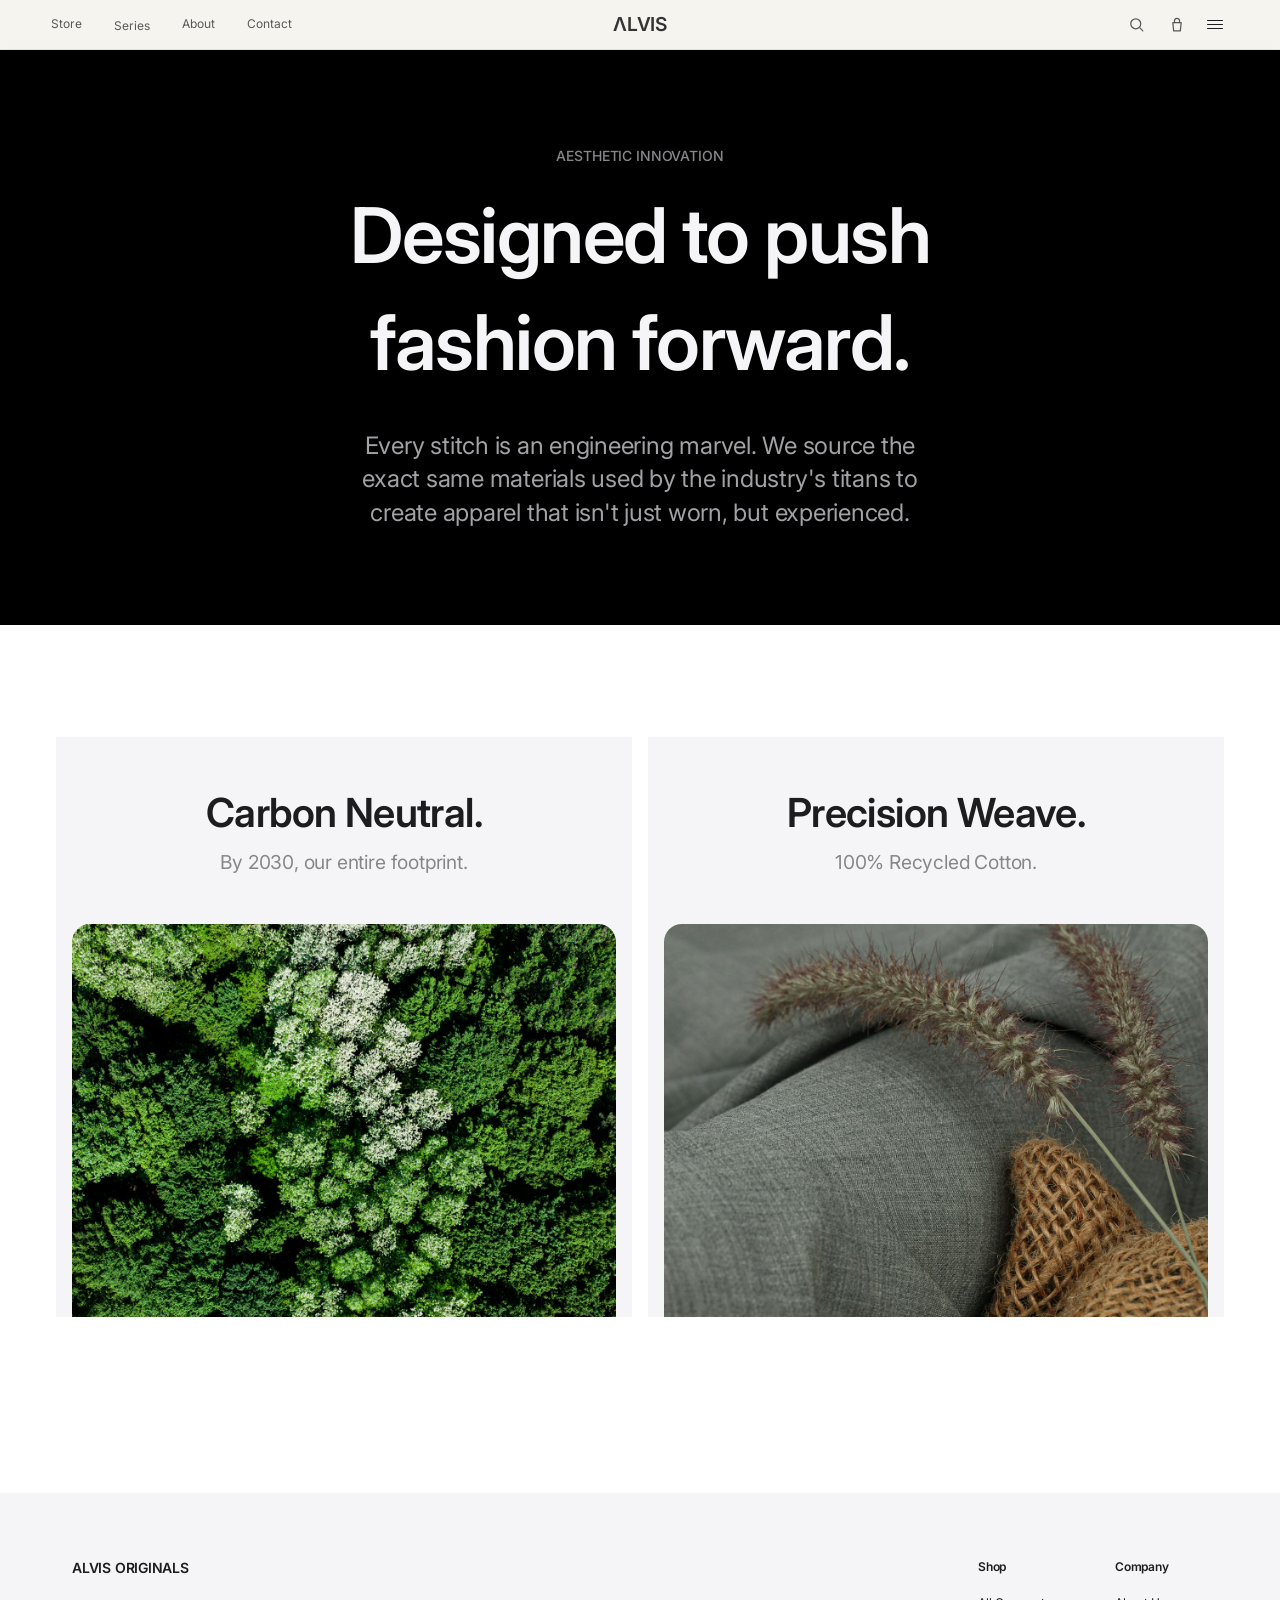
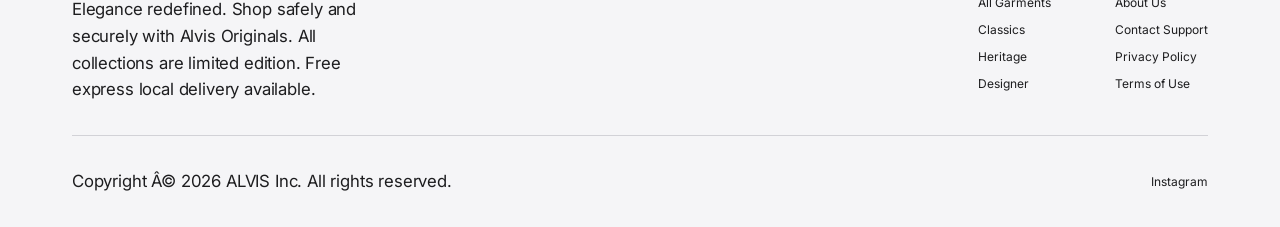
<file: about.html>
﻿<!DOCTYPE html>
<html lang="en">

<head>
    <meta charset="UTF-8">
    <meta name="viewport" content="width=device-width, initial-scale=1.0">
    <title>About | ALVIS ORIGINALS</title>
    <link rel="stylesheet" href="css/main.css">
    <link rel="stylesheet" href="css/components.css">
</head>

<body style="padding-top: 50px;">
    <nav class="navbar">
        <div class="nav-links">
            <a href="shop.html">Store</a>
            <div class="nav-dropdown">
                <a href="#" style="cursor: pointer;">Series</a>
                <div class="dropdown-content">
                    <a href="classics.html">Classics</a>
                    <a href="heritage.html">Heritage</a>
                    <a href="designer.html">Designer</a>
                </div>
            </div>
            <div class="nav-links nav-links-right">
                <a href="about.html">About</a>
                <a href="contact.html">Contact</a>
            </div>
        </div>
        <div class="nav-logo"><a href="index.html">
                <h1>ΛLVIS</h1>
            </a></div>
        <div class="nav-actions">
            <button class="nav-icon-link nav-icon-button" data-panel-toggle="search" aria-label="Search">
                <svg viewBox="0 0 24 24" fill="none" aria-hidden="true" class="nav-icon-svg">
                    <circle cx="10.5" cy="10.5" r="6" stroke="currentColor" stroke-width="1.5" stroke-linecap="round"></circle>
                    <path d="M15.5 15.5L19 19" stroke="currentColor" stroke-width="1.5" stroke-linecap="round"></path>
                </svg>
            </button>
            <button class="nav-icon-link nav-icon-button" data-panel-toggle="bag" aria-label="Bag">
                <svg viewBox="0 0 24 24" fill="none" aria-hidden="true" class="nav-icon-svg">
                    <path d="M7 9h10l-1 10H8L7 9z" stroke="currentColor" stroke-width="1.5" stroke-linecap="round" stroke-linejoin="round"></path>
                    <path d="M9 9V7a3 3 0 0 1 6 0v2" stroke="currentColor" stroke-width="1.5" stroke-linecap="round"></path>
                </svg>
                <span class="nav-icon-badge" data-cart-count>0</span>
            </button>
            <button class="mobile-nav-toggle" aria-label="Toggle Navigation">
                <span></span>
                <span></span>
                <span></span>
            </button>
        </div>
    </nav>
    <div class="mobile-nav-overlay" id="mobile-nav-overlay">
        <a href="shop.html">Store</a>
        <div class="mobile-series-group">
            <span class="mobile-series-label">Series</span>
            <a href="classics.html">Classics</a>
            <a href="heritage.html">Heritage</a>
            <a href="designer.html">Designer</a>
        </div>
        <a href="about.html">About</a>
        <a href="contact.html">Contact</a>
    </div>
    <div class="nav-panel-backdrop" data-panel-backdrop hidden></div>
    <section class="nav-panel search-panel" data-panel="search" aria-label="Search Panel">
        <div class="panel-header">
            <h3>Search alvis.com</h3>
            <button class="panel-close" data-panel-close aria-label="Close Search">×</button>
        </div>
        <input class="search-field" type="text" placeholder="Search products, collections, support">
        <div class="panel-quick-links">
            <a href="shop.html">Find all designs</a>
            <a href="classics.html">Explore Classics</a>
            <a href="heritage.html">Explore Heritage</a>
            <a href="designer.html">Explore Designer</a>
        </div>
    </section>
    <section class="nav-panel bag-panel" data-panel="bag" aria-label="Bag Panel">
        <div class="panel-header">
            <h3>Your Bag</h3>
            <button class="panel-close" data-panel-close aria-label="Close Bag">×</button>
        </div>
        <div class="bag-groups">
            
            <div class="bag-group">
                <h4>Cart</h4>
                <ul class="bag-list" data-cart-list></ul>
            </div>
        </div>
        <p class="bag-empty" data-bag-empty>Your bag is empty.</p>
        <div class="bag-review-section" data-bag-review>
            <a href="review-bag.html" class="bag-review-btn">Review Bag</a>
        </div>
    </section>
    <section class="apple-section dark fade-trigger" style="padding-bottom: 6rem;">
        <div class="section-text" style="max-width: 800px; margin: 0 auto; padding: 0 1rem;">
            <p style="color: #86868b; font-weight: 500; font-size: 14px; text-transform: uppercase;">Aesthetic
                Innovation</p>
            <h1 style="font-size: clamp(3rem, 6vw, 5rem); margin-bottom: 2rem; margin-top: 1rem;">Designed to push
                fashion forward.</h1>
            <p style="color: #a1a1a6; font-size: 1.5rem; max-width: 600px; margin: 0 auto;">Every stitch is an
                engineering marvel. We source the exact same materials used by the industry's titans to create apparel
                that isn't just worn, but experienced.</p>
        </div>
    </section>

    <section class="container fade-trigger" style="padding: 6rem 0;">
        <div class="grid-2">
            <div class="promo-card">
                <div class="promo-text">
                    <h3 style="font-size: 2.5rem;">Carbon Neutral.</h3>
                    <p style="font-size: 1.2rem;">By 2030, our entire footprint.</p>
                </div>
                <div class="promo-image">
                    <img src="images/carbon.jpg"
                        alt="Nature" style="object-fit: cover; border-radius: 18px; width: 100%;">
                </div>
            </div>
            <div class="promo-card">
                <div class="promo-text">
                    <h3 style="font-size: 2.5rem;">Precision Weave.</h3>
                    <p style="font-size: 1.2rem;">100% Recycled Cotton.</p>
                </div>
                <div class="promo-image">
                    <img src="images/fabric.jpg"
                        alt="Fabric" style="object-fit: cover; border-radius: 18px; width: 100%;">
                </div>
            </div>
        </div>
    </section>

    <!-- Universal Fat Footer -->
    <footer
        style="background: #f5f5f7; padding: 4rem 0 2rem; margin-top: 4rem; font-size: 12px; color: #86868b; line-height: 1.6;">
        <div class="container">
            <div
                style="border-bottom: 1px solid #d2d2d7; padding-bottom: 2rem; margin-bottom: 2rem; display: flex; flex-wrap: wrap; gap: 2rem; justify-content: space-between;">
                <div style="max-width: 300px;">
                    <h3 style="font-size: 14px; color: var(--color-text); margin-bottom: 1rem;">ALVIS ORIGINALS</h3>
                    <p>Elegance redefined. Shop safely and securely with Alvis Originals. All collections are limited
                        edition. Free express local delivery available.</p>
                </div>
                <div style="display: flex; gap: 4rem;">
                    <div>
                        <h4 style="font-size: 12px; color: var(--color-text); margin-bottom: 1rem;">Shop</h4>
                        <div style="display: flex; flex-direction: column; gap: 0.5rem;">
                            <a href="shop.html">All Garments</a>
                            <a href="classics.html">Classics</a>
                            <a href="heritage.html">Heritage</a>
                            <a href="designer.html">Designer</a>
                        </div>
                    </div>
                    <div>
                        <h4 style="font-size: 12px; color: var(--color-text); margin-bottom: 1rem;">Company</h4>
                        <div style="display: flex; flex-direction: column; gap: 0.5rem;">
                            <a href="about.html">About Us</a>
                            <a href="contact.html">Contact Support</a>
                            <a href="privacy.html">Privacy Policy</a>
                            <a href="terms.html">Terms of Use</a>
                        </div>
                    </div>
                </div>
            </div>
            <div
                style="display: flex; justify-content: space-between; align-items: center; flex-wrap: wrap; gap: 1rem;">
                <p>Copyright Â© 2026 ALVIS Inc. All rights reserved.</p>
                <div style="display: flex; gap: 1.5rem;">
                    <a href="https://instagram.com/alvisoriginals">Instagram</a>
                </div>
            </div>
        </div>
    </footer>
    <script src="js/app.js"></script>
</body>

</html>
</file>
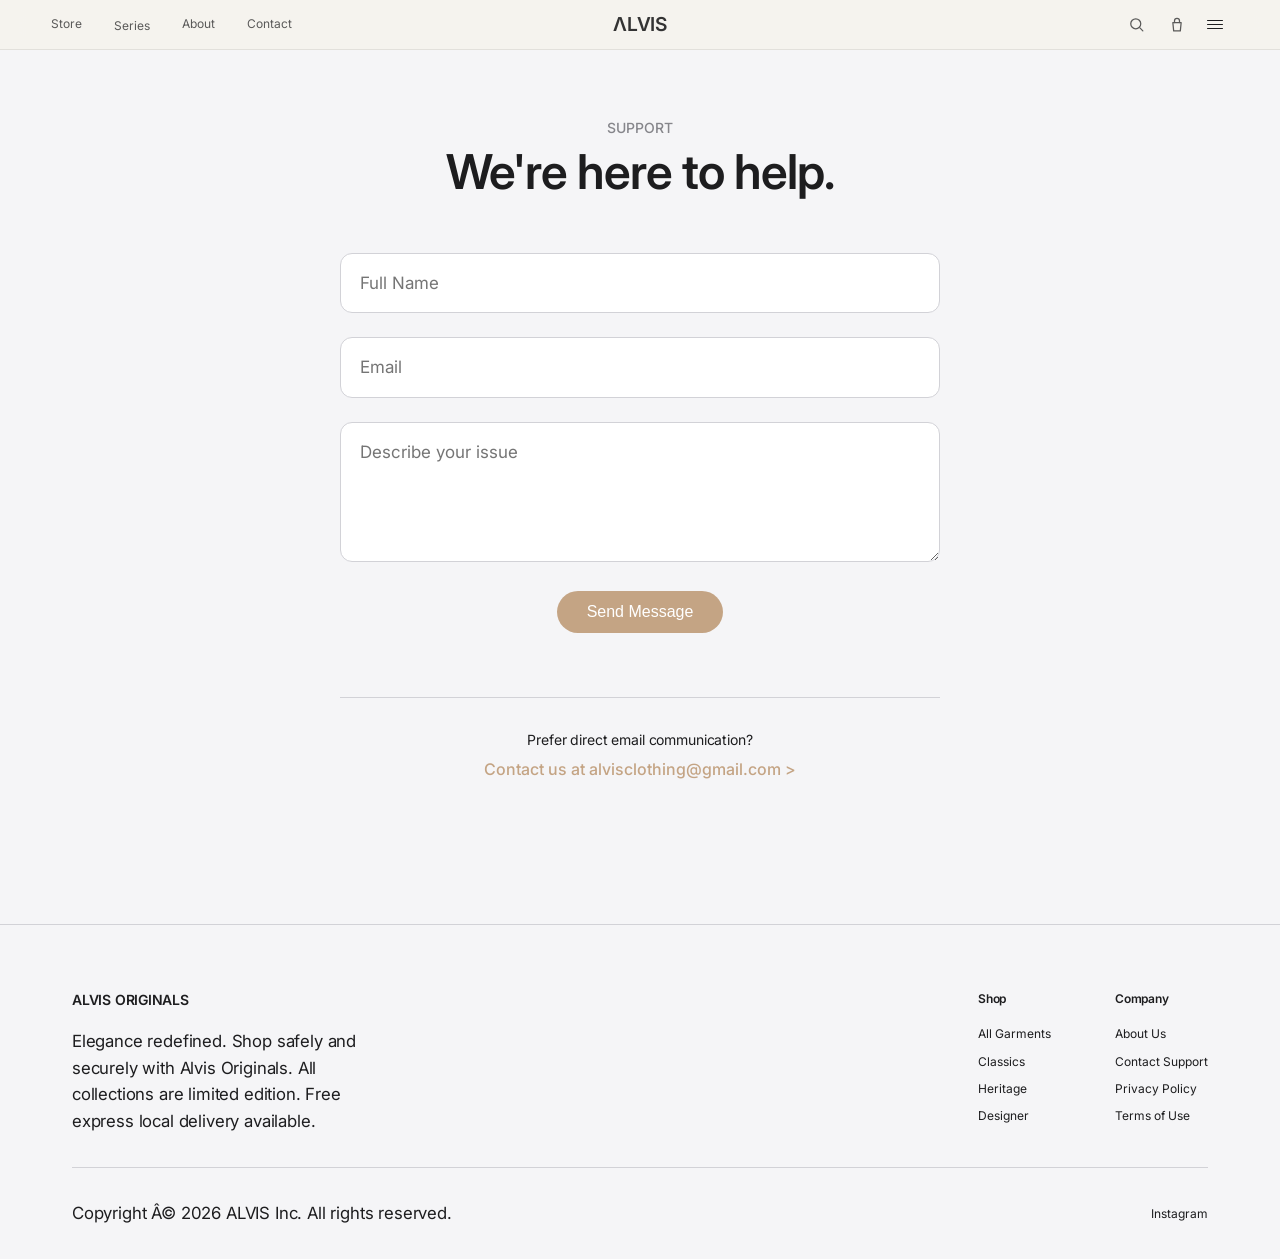
<file: contact.html>
﻿<!DOCTYPE html>
<html lang="en">

<head>
    <meta charset="UTF-8">
    <meta name="viewport" content="width=device-width, initial-scale=1.0">
    <title>Contact Support | ALVIS ORIGINALS</title>
    <link rel="stylesheet" href="css/main.css">
    <link rel="stylesheet" href="css/components.css">
    <style>
        .contact-support-section {
            padding: 4.25rem 0 5rem;
            max-width: 600px;
            text-align: center;
        }

        .apple-input {
            width: 100%;
            padding: 1.2rem;
            border-radius: 12px;
            border: 1px solid var(--color-border);
            font-size: 17px;
            font-family: var(--font-main);
            background: #fff;
            margin-bottom: 1.5rem;
            outline: none;
        }

        .apple-input:focus {
            border-color: var(--color-accent);
            box-shadow: 0 0 0 4px rgba(196, 164, 132, 0.1);
        }

        @media (max-width: 768px) {
            .contact-support-section {
                padding: 2.75rem 1rem 2rem;
                max-width: 100%;
                text-align: left;
            }

            .contact-support-section h1 {
                font-size: 2.6rem !important;
                margin-bottom: 2rem !important;
                line-height: 1.08;
            }

            .contact-support-section .support-label {
                font-size: 12px !important;
            }

            .apple-input {
                font-size: 16px;
                padding: 1rem;
                margin-bottom: 1rem;
            }

            .contact-support-section form .btn {
                width: 100% !important;
                border-radius: 12px !important;
            }

            .contact-email-box {
                margin-top: 2rem !important;
                padding-top: 1.25rem !important;
            }
        }
    </style>
</head>

<body style="padding-top: 50px; background: #f5f5f7;">
    <nav class="navbar">
        <div class="nav-links">
            <a href="shop.html">Store</a>
            <div class="nav-dropdown">
                <a href="#" style="cursor: pointer;">Series</a>
                <div class="dropdown-content">
                    <a href="classics.html">Classics</a>
                    <a href="heritage.html">Heritage</a>
                    <a href="designer.html">Designer</a>
                </div>
            </div>
            <div class="nav-links nav-links-right">
                <a href="about.html">About</a>
                <a href="contact.html">Contact</a>
            </div>
        </div>
        <div class="nav-logo"><a href="index.html">
                <h1>ΛLVIS</h1>
            </a></div>
        <div class="nav-actions">
            <button class="nav-icon-link nav-icon-button" data-panel-toggle="search" aria-label="Search">
                <svg viewBox="0 0 24 24" fill="none" aria-hidden="true" class="nav-icon-svg">
                    <circle cx="10.5" cy="10.5" r="6" stroke="currentColor" stroke-width="1.5" stroke-linecap="round"></circle>
                    <path d="M15.5 15.5L19 19" stroke="currentColor" stroke-width="1.5" stroke-linecap="round"></path>
                </svg>
            </button>
            <button class="nav-icon-link nav-icon-button" data-panel-toggle="bag" aria-label="Bag">
                <svg viewBox="0 0 24 24" fill="none" aria-hidden="true" class="nav-icon-svg">
                    <path d="M7 9h10l-1 10H8L7 9z" stroke="currentColor" stroke-width="1.5" stroke-linecap="round" stroke-linejoin="round"></path>
                    <path d="M9 9V7a3 3 0 0 1 6 0v2" stroke="currentColor" stroke-width="1.5" stroke-linecap="round"></path>
                </svg>
                <span class="nav-icon-badge" data-cart-count>0</span>
            </button>
            <button class="mobile-nav-toggle" aria-label="Toggle Navigation">
                <span></span>
                <span></span>
                <span></span>
            </button>
        </div>
    </nav>
    <div class="mobile-nav-overlay" id="mobile-nav-overlay">
        <a href="shop.html">Store</a>
        <div class="mobile-series-group">
            <span class="mobile-series-label">Series</span>
            <a href="classics.html">Classics</a>
            <a href="heritage.html">Heritage</a>
            <a href="designer.html">Designer</a>
        </div>
        <a href="about.html">About</a>
        <a href="contact.html">Contact</a>
    </div>
    <div class="nav-panel-backdrop" data-panel-backdrop hidden></div>
    <section class="nav-panel search-panel" data-panel="search" aria-label="Search Panel">
        <div class="panel-header">
            <h3>Search alvis.com</h3>
            <button class="panel-close" data-panel-close aria-label="Close Search">×</button>
        </div>
        <input class="search-field" type="text" placeholder="Search products, collections, support">
        <div class="panel-quick-links">
            <a href="shop.html">Find all designs</a>
            <a href="classics.html">Explore Classics</a>
            <a href="heritage.html">Explore Heritage</a>
            <a href="designer.html">Explore Designer</a>
        </div>
    </section>
    <section class="nav-panel bag-panel" data-panel="bag" aria-label="Bag Panel">
        <div class="panel-header">
            <h3>Your Bag</h3>
            <button class="panel-close" data-panel-close aria-label="Close Bag">×</button>
        </div>
        <div class="bag-groups">
            
            <div class="bag-group">
                <h4>Cart</h4>
                <ul class="bag-list" data-cart-list></ul>
            </div>
        </div>
        <p class="bag-empty" data-bag-empty>Your bag is empty.</p>
        <div class="bag-review-section" data-bag-review>
            <a href="review-bag.html" class="bag-review-btn">Review Bag</a>
        </div>
    </section>
    <section class="container fade-trigger contact-support-section">
        <p class="support-label" style="color: var(--color-muted); font-size: 14px; font-weight: 500; text-transform: uppercase;">Support</p>
        <h1 style="font-size: 3rem; margin-bottom: 3rem;">We're here to help.</h1>

        <form onsubmit="event.preventDefault(); alert('Request received. We will respond shortly.');">
            <input type="text" placeholder="Full Name" required class="apple-input">
            <input type="email" placeholder="Email" required class="apple-input">
            <textarea placeholder="Describe your issue" rows="5" required class="apple-input"
                style="resize: vertical;"></textarea>

            <button type="submit" class="btn btn-accent" style="width: auto; padding: 12px 30px; font-size: 16px;">Send
                Message</button>
        </form>

        <div class="contact-email-box" style="margin-top: 4rem; padding-top: 2rem; border-top: 1px solid var(--color-border);">
            <p style="font-size: 14px; margin-bottom: 0.5rem;">Prefer direct email communication?</p>
            <a href="mailto:alvisclothing@gmail.com" class="link-accent"
                style="font-weight: 500; font-size: 16px;">Contact us at alvisclothing@gmail.com ></a>
        </div>
    </section>

    <!-- Universal Fat Footer -->
    <footer
        style="background: #f5f5f7; padding: 4rem 0 2rem; margin-top: 4rem; font-size: 12px; color: #86868b; line-height: 1.6; border-top: 1px solid #d2d2d7;">
        <div class="container">
            <div
                style="border-bottom: 1px solid #d2d2d7; padding-bottom: 2rem; margin-bottom: 2rem; display: flex; flex-wrap: wrap; gap: 2rem; justify-content: space-between;">
                <div style="max-width: 300px;">
                    <h3 style="font-size: 14px; color: var(--color-text); margin-bottom: 1rem;">ALVIS ORIGINALS</h3>
                    <p>Elegance redefined. Shop safely and securely with Alvis Originals. All collections are limited
                        edition. Free express local delivery available.</p>
                </div>
                <div style="display: flex; gap: 4rem;">
                    <div>
                        <h4 style="font-size: 12px; color: var(--color-text); margin-bottom: 1rem;">Shop</h4>
                        <div style="display: flex; flex-direction: column; gap: 0.5rem;">
                            <a href="shop.html">All Garments</a>
                            <a href="classics.html">Classics</a>
                            <a href="heritage.html">Heritage</a>
                            <a href="designer.html">Designer</a>
                        </div>
                    </div>
                    <div>
                        <h4 style="font-size: 12px; color: var(--color-text); margin-bottom: 1rem;">Company</h4>
                        <div style="display: flex; flex-direction: column; gap: 0.5rem;">
                            <a href="about.html">About Us</a>
                            <a href="contact.html">Contact Support</a>
                            <a href="privacy.html">Privacy Policy</a>
                            <a href="terms.html">Terms of Use</a>
                        </div>
                    </div>
                </div>
            </div>
            <div
                style="display: flex; justify-content: space-between; align-items: center; flex-wrap: wrap; gap: 1rem;">
                <p>Copyright Â© 2026 ALVIS Inc. All rights reserved.</p>
                <div style="display: flex; gap: 1.5rem;">
                    <a href="https://instagram.com/alvisoriginals">Instagram</a>
                </div>
            </div>
        </div>
    </footer>
    <script src="js/app.js"></script>
</body>

</html>
</file>
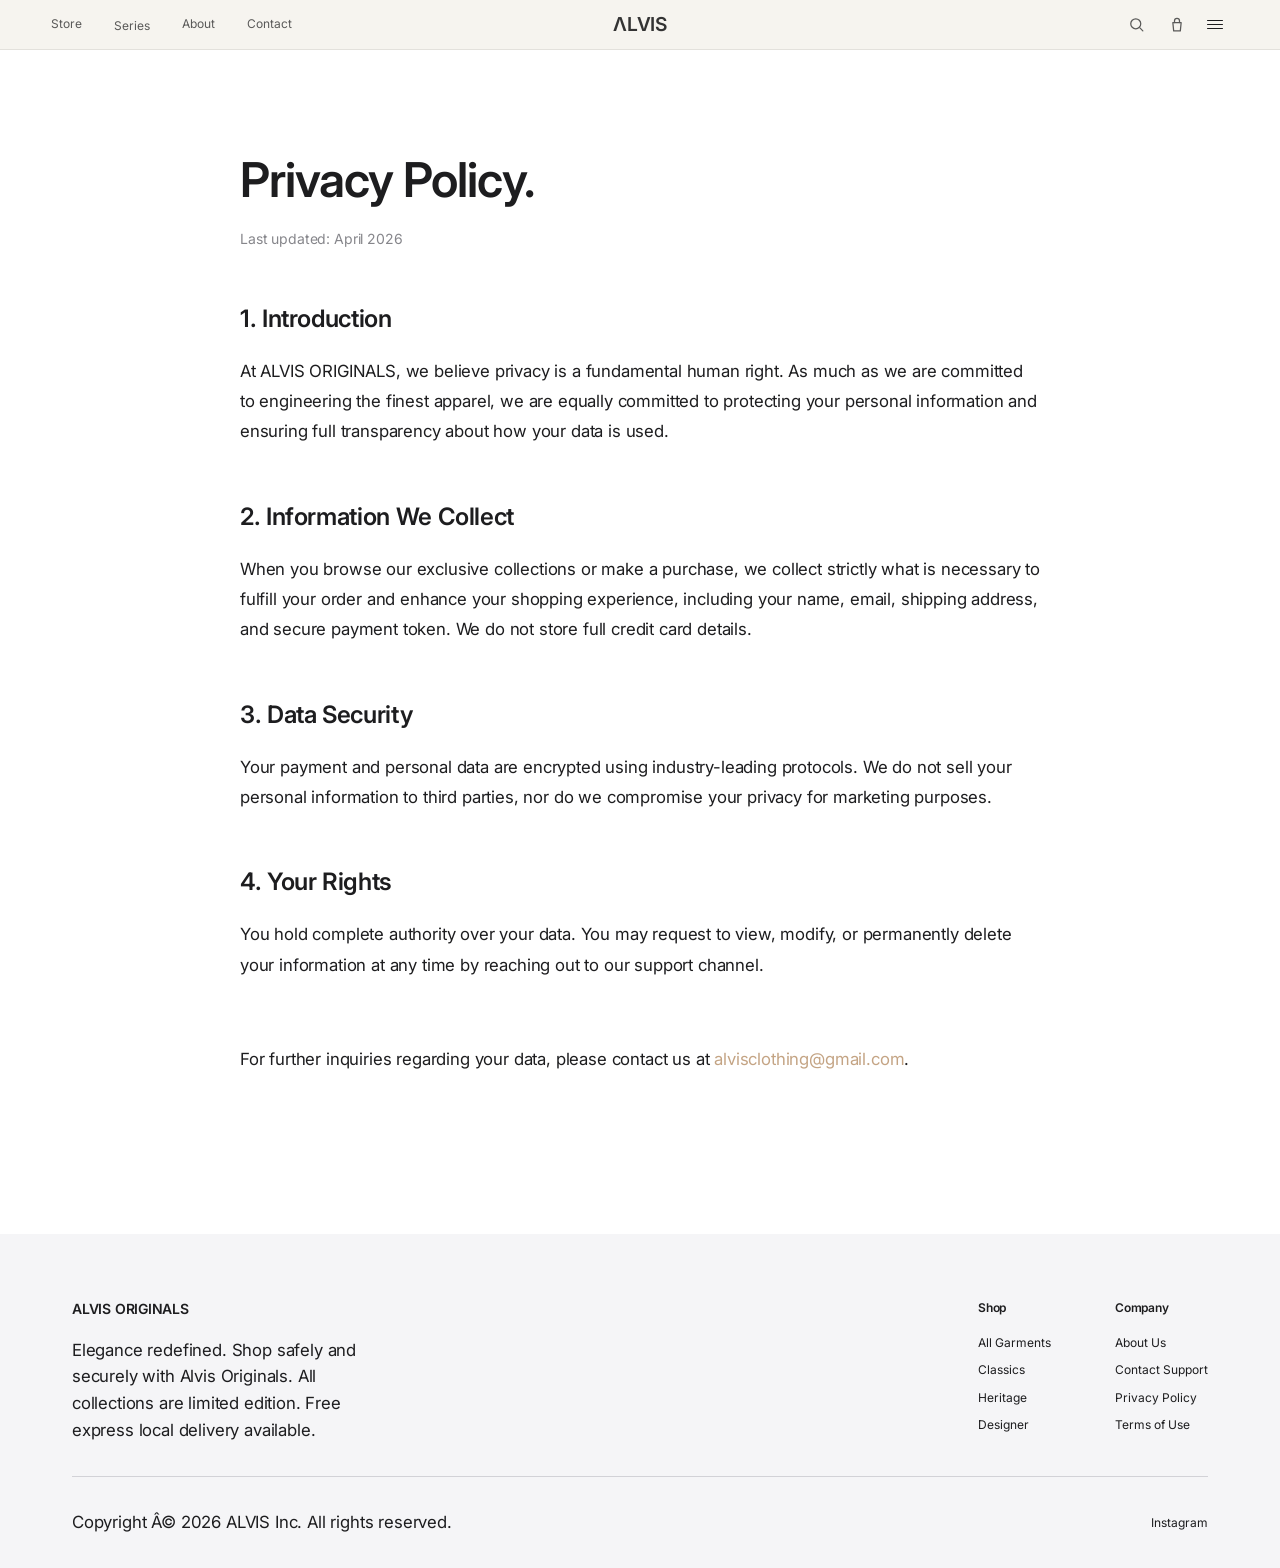
<file: privacy.html>
﻿<!DOCTYPE html>
<html lang="en">

<head>
    <meta charset="UTF-8">
    <meta name="viewport" content="width=device-width, initial-scale=1.0">
    <title>Privacy Policy | ALVIS ORIGINALS</title>
    <link rel="stylesheet" href="css/main.css">
    <link rel="stylesheet" href="css/components.css">
</head>

<body style="padding-top: 50px;">
    <nav class="navbar">
        <div class="nav-links">
            <a href="shop.html">Store</a>
            <div class="nav-dropdown">
                <a href="#" style="cursor: pointer;">Series</a>
                <div class="dropdown-content">
                    <a href="classics.html">Classics</a>
                    <a href="heritage.html">Heritage</a>
                    <a href="designer.html">Designer</a>
                </div>
            </div>
            <div class="nav-links nav-links-right">
                <a href="about.html">About</a>
                <a href="contact.html">Contact</a>
            </div>
        </div>
        <div class="nav-logo"><a href="index.html">
                <h1>ΛLVIS</h1>
            </a></div>
        <div class="nav-actions">
            <button class="nav-icon-link nav-icon-button" data-panel-toggle="search" aria-label="Search">
                <svg viewBox="0 0 24 24" fill="none" aria-hidden="true" class="nav-icon-svg">
                    <circle cx="10.5" cy="10.5" r="6" stroke="currentColor" stroke-width="1.5" stroke-linecap="round"></circle>
                    <path d="M15.5 15.5L19 19" stroke="currentColor" stroke-width="1.5" stroke-linecap="round"></path>
                </svg>
            </button>
            <button class="nav-icon-link nav-icon-button" data-panel-toggle="bag" aria-label="Bag">
                <svg viewBox="0 0 24 24" fill="none" aria-hidden="true" class="nav-icon-svg">
                    <path d="M7 9h10l-1 10H8L7 9z" stroke="currentColor" stroke-width="1.5" stroke-linecap="round" stroke-linejoin="round"></path>
                    <path d="M9 9V7a3 3 0 0 1 6 0v2" stroke="currentColor" stroke-width="1.5" stroke-linecap="round"></path>
                </svg>
                <span class="nav-icon-badge" data-cart-count>0</span>
            </button>
            <button class="mobile-nav-toggle" aria-label="Toggle Navigation">
                <span></span>
                <span></span>
                <span></span>
            </button>
        </div>
    </nav>
    <div class="mobile-nav-overlay" id="mobile-nav-overlay">
        <a href="shop.html">Store</a>
        <div class="mobile-series-group">
            <span class="mobile-series-label">Series</span>
            <a href="classics.html">Classics</a>
            <a href="heritage.html">Heritage</a>
            <a href="designer.html">Designer</a>
        </div>
        <a href="about.html">About</a>
        <a href="contact.html">Contact</a>
    </div>
    <div class="nav-panel-backdrop" data-panel-backdrop hidden></div>
    <section class="nav-panel search-panel" data-panel="search" aria-label="Search Panel">
        <div class="panel-header">
            <h3>Search alvis.com</h3>
            <button class="panel-close" data-panel-close aria-label="Close Search">×</button>
        </div>
        <input class="search-field" type="text" placeholder="Search products, collections, support">
        <div class="panel-quick-links">
            <a href="shop.html">Find all designs</a>
            <a href="classics.html">Explore Classics</a>
            <a href="heritage.html">Explore Heritage</a>
            <a href="designer.html">Explore Designer</a>
        </div>
    </section>
    <section class="nav-panel bag-panel" data-panel="bag" aria-label="Bag Panel">
        <div class="panel-header">
            <h3>Your Bag</h3>
            <button class="panel-close" data-panel-close aria-label="Close Bag">×</button>
        </div>
        <div class="bag-groups">
            
            <div class="bag-group">
                <h4>Cart</h4>
                <ul class="bag-list" data-cart-list></ul>
            </div>
        </div>
        <p class="bag-empty" data-bag-empty>Your bag is empty.</p>
        <div class="bag-review-section" data-bag-review>
            <a href="review-bag.html" class="bag-review-btn">Review Bag</a>
        </div>
    </section>
    <section class="container fade-trigger" style="padding: 6rem 0; max-width: 800px; margin: 0 auto;">
        <h1 style="font-size: 3rem; margin-bottom: 1rem;">Privacy Policy.</h1>
        <p style="margin-bottom: 2rem; color: var(--color-muted); font-size: 14px;">Last updated: April 2026</p>

        <div style="font-size: 16px; line-height: 1.8; color: var(--color-text);">
            <h3 style="margin-bottom: 1rem; margin-top: 3rem;">1. Introduction</h3>
            <p style="margin-bottom: 1.5rem;">At ALVIS ORIGINALS, we believe privacy is a fundamental human right. As
                much as we are committed to engineering the finest apparel, we are equally committed to protecting your
                personal information and ensuring full transparency about how your data is used.</p>

            <h3 style="margin-bottom: 1rem; margin-top: 3rem;">2. Information We Collect</h3>
            <p style="margin-bottom: 1.5rem;">When you browse our exclusive collections or make a purchase, we collect
                strictly what is necessary to fulfill your order and enhance your shopping experience, including your
                name, email, shipping address, and secure payment token. We do not store full credit card details.</p>

            <h3 style="margin-bottom: 1rem; margin-top: 3rem;">3. Data Security</h3>
            <p style="margin-bottom: 1.5rem;">Your payment and personal data are encrypted using industry-leading
                protocols. We do not sell your personal information to third parties, nor do we compromise your privacy
                for marketing purposes.</p>

            <h3 style="margin-bottom: 1rem; margin-top: 3rem;">4. Your Rights</h3>
            <p style="margin-bottom: 1.5rem;">You hold complete authority over your data. You may request to view,
                modify, or permanently delete your information at any time by reaching out to our support channel.</p>

            <p style="margin-top: 4rem;">For further inquiries regarding your data, please contact us at <a
                    href="mailto:alvisclothing@gmail.com" class="link-accent">alvisclothing@gmail.com</a>.</p>
        </div>
    </section>

    <!-- Universal Fat Footer -->
    <footer
        style="background: #f5f5f7; padding: 4rem 0 2rem; margin-top: 4rem; font-size: 12px; color: #86868b; line-height: 1.6;">
        <div class="container">
            <div
                style="border-bottom: 1px solid #d2d2d7; padding-bottom: 2rem; margin-bottom: 2rem; display: flex; flex-wrap: wrap; gap: 2rem; justify-content: space-between;">
                <div style="max-width: 300px;">
                    <h3 style="font-size: 14px; color: var(--color-text); margin-bottom: 1rem;">ALVIS ORIGINALS</h3>
                    <p>Elegance redefined. Shop safely and securely with Alvis Originals. All collections are limited
                        edition. Free express local delivery available.</p>
                </div>
                <div style="display: flex; gap: 4rem;">
                    <div>
                        <h4 style="font-size: 12px; color: var(--color-text); margin-bottom: 1rem;">Shop</h4>
                        <div style="display: flex; flex-direction: column; gap: 0.5rem;">
                            <a href="shop.html">All Garments</a>
                            <a href="classics.html">Classics</a>
                            <a href="heritage.html">Heritage</a>
                            <a href="designer.html">Designer</a>
                        </div>
                    </div>
                    <div>
                        <h4 style="font-size: 12px; color: var(--color-text); margin-bottom: 1rem;">Company</h4>
                        <div style="display: flex; flex-direction: column; gap: 0.5rem;">
                            <a href="about.html">About Us</a>
                            <a href="contact.html">Contact Support</a>
                            <a href="privacy.html">Privacy Policy</a>
                            <a href="terms.html">Terms of Use</a>
                        </div>
                    </div>
                </div>
            </div>
            <div
                style="display: flex; justify-content: space-between; align-items: center; flex-wrap: wrap; gap: 1rem;">
                <p>Copyright Â© 2026 ALVIS Inc. All rights reserved.</p>
                <div style="display: flex; gap: 1.5rem;">
                    <a href="https://instagram.com/alvisoriginals">Instagram</a>
                </div>
            </div>
        </div>
    </footer>
    <script src="js/app.js"></script>
</body>

</html>
</file>
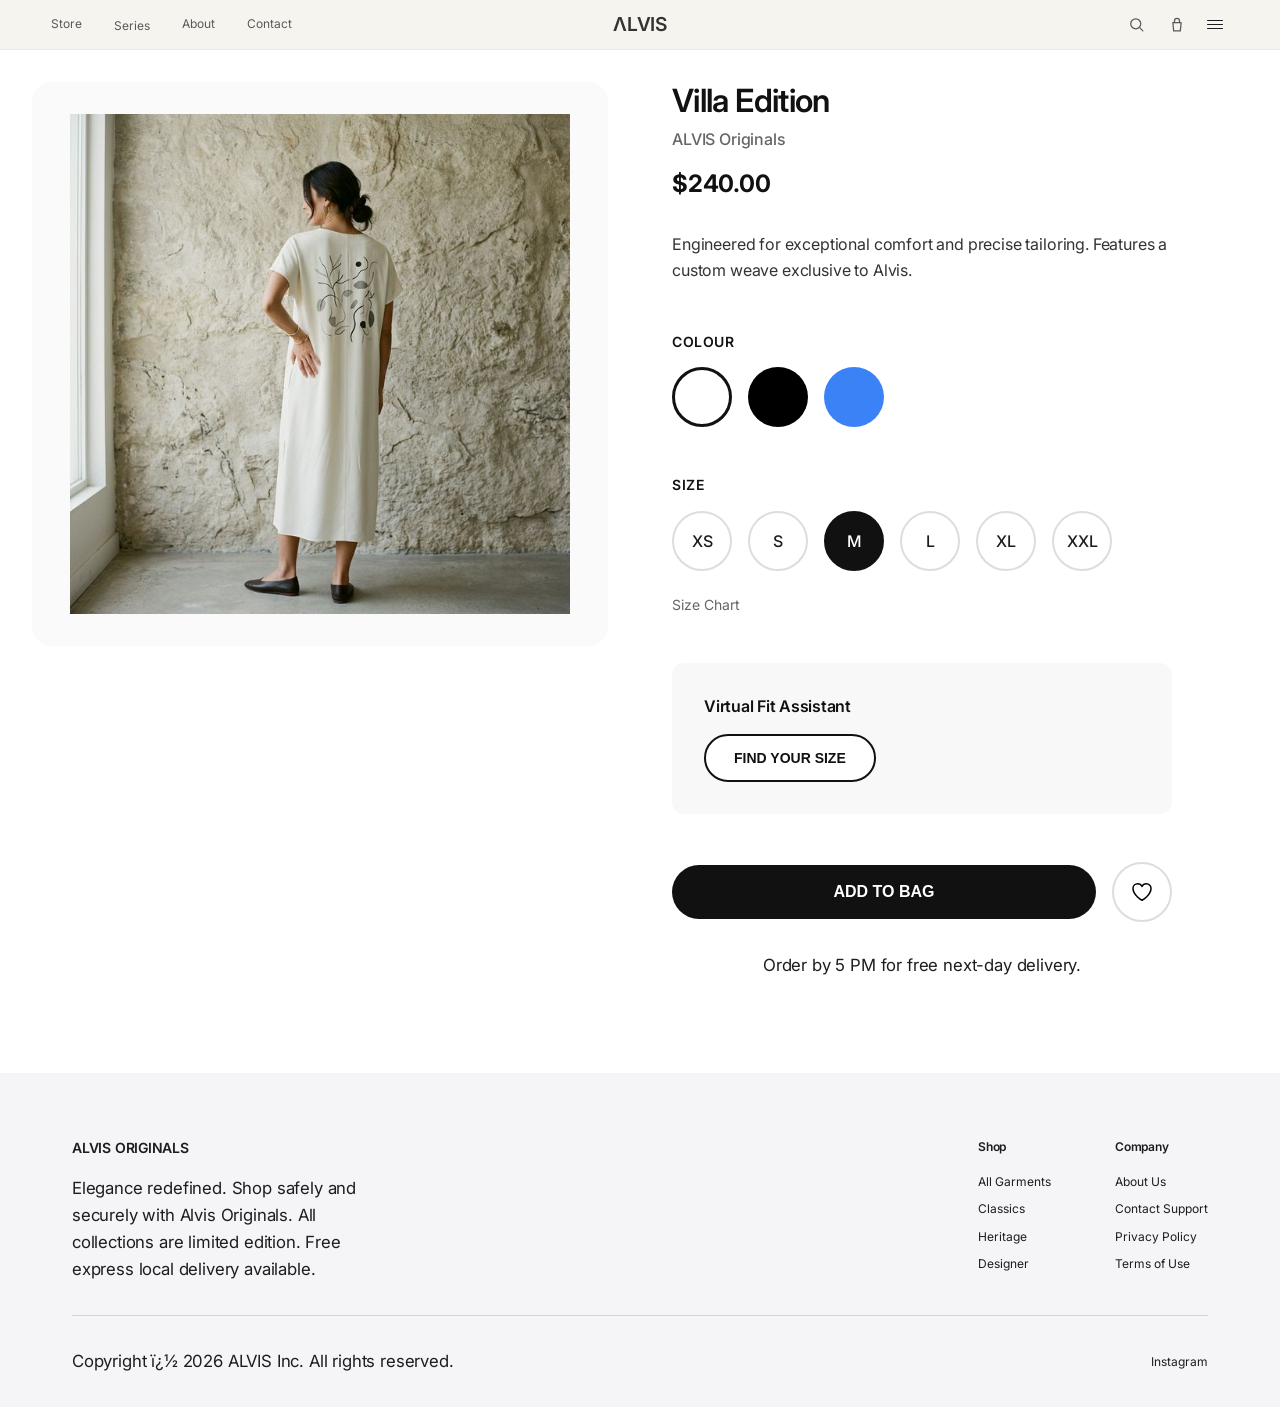
<file: product.html>
﻿<!DOCTYPE html>
<html lang="en">

<head>
    <meta charset="UTF-8">
    <meta name="viewport" content="width=device-width, initial-scale=1.0">
    <title>Buy Villa Edition | ALVIS ORIGINALS</title>
    <link rel="stylesheet" href="css/main.css">
    <link rel="stylesheet" href="css/components.css">
    <style>
        :root {
            --store-bg: #e2d8c9;
            --card-bg: #eae3d6;
        }
        body {
            background-color: #fff;
            padding-top: 50px;
        }
        .navbar {
            border-bottom: 1px solid rgba(0, 0, 0, 0.05);
            box-shadow: none;
        }

        /* Product Page Layout */
        .product-page-container {
            max-width: 1400px;
            margin: 0 auto;
            padding: 2rem;
        }

        .product-page-content {
            display: grid;
            grid-template-columns: 1fr 1fr;
            gap: 4rem;
            align-items: start;
        }

        .product-page-image {
            padding: 2rem;
            display: flex;
            align-items: center;
            justify-content: center;
            background: #fafafa;
            border-radius: 20px;
        }

        .product-page-image img {
            width: 100%;
            max-width: 500px;
            height: auto;
            object-fit: contain;
            mix-blend-mode: multiply;
        }

        .product-page-details {
            display: flex;
            flex-direction: column;
            max-width: 500px;
        }

        .product-page-name {
            font-size: 32px;
            font-weight: 600;
            margin: 0 0 0.5rem;
            color: #111;
            line-height: 1.2;
        }

        .product-page-brand {
            font-size: 16px;
            color: #666;
            margin: 0 0 1rem;
            font-weight: 500;
        }

        .product-page-price {
            font-size: 24px;
            font-weight: 700;
            margin: 0 0 2rem;
            color: #111;
        }

        .product-page-description {
            font-size: 16px;
            line-height: 1.6;
            color: #333;
            margin-bottom: 3rem;
        }

        .product-page-options {
            margin-bottom: 3rem;
        }

        .color-selection h3,
        .size-selection h3 {
            font-size: 14px;
            font-weight: 600;
            margin: 0 0 1rem;
            color: #111;
            text-transform: uppercase;
            letter-spacing: 0.5px;
        }

        .color-options {
            display: flex;
            gap: 1rem;
            margin-bottom: 3rem;
            flex-wrap: wrap;
        }

        .color-option {
            width: 60px;
            height: 60px;
            border-radius: 50%;
            border: 3px solid transparent;
            cursor: pointer;
            transition: all 0.2s ease;
            position: relative;
        }

        .color-option:hover {
            transform: scale(1.1);
        }

        .color-option.selected {
            border-color: #111;
        }

        .color-option.selected::after {
            content: '';
            position: absolute;
            top: 50%;
            left: 50%;
            transform: translate(-50%, -50%);
            width: 24px;
            height: 24px;
            border: 3px solid white;
            border-radius: 50%;
        }

        .size-options {
            display: flex;
            gap: 1rem;
            margin-bottom: 1rem;
            flex-wrap: wrap;
        }

        .size-option {
            width: 60px;
            height: 60px;
            border: 2px solid #ddd;
            border-radius: 50%;
            background: white;
            cursor: pointer;
            display: flex;
            align-items: center;
            justify-content: center;
            font-size: 16px;
            font-weight: 500;
            transition: all 0.2s ease;
        }

        .size-option:hover {
            border-color: #111;
        }

        .size-option.selected {
            background: #111;
            color: white;
            border-color: #111;
        }

        .size-chart-link {
            font-size: 14px;
            color: #666;
            text-decoration: none;
            margin-top: 0.5rem;
            display: inline-block;
        }

        .size-chart-link:hover {
            text-decoration: underline;
        }

        .virtual-fit-assistant {
            background: #f8f8f8;
            padding: 2rem;
            border-radius: 12px;
            margin-bottom: 3rem;
        }

        .virtual-fit-assistant h4 {
            font-size: 16px;
            font-weight: 600;
            margin: 0 0 1rem;
            color: #111;
        }

        .find-size-btn {
            background: white;
            border: 2px solid #111;
            color: #111;
            padding: 14px 28px;
            border-radius: 25px;
            font-size: 14px;
            font-weight: 600;
            cursor: pointer;
            transition: all 0.2s ease;
        }

        .find-size-btn:hover {
            background: #111;
            color: white;
        }

        .product-page-actions {
            display: flex;
            gap: 1rem;
            align-items: center;
            margin-top: auto;
        }

        .add-to-bag-btn {
            background: #111;
            color: white;
            border: none;
            padding: 18px 36px;
            border-radius: 30px;
            font-size: 16px;
            font-weight: 600;
            cursor: pointer;
            flex: 1;
            transition: all 0.2s ease;
        }

        .add-to-bag-btn:hover {
            background: #333;
        }

        .add-to-bag-btn:disabled {
            background: #ccc;
            cursor: not-allowed;
        }

        .wishlist-btn {
            background: white;
            border: 2px solid #ddd;
            width: 60px;
            height: 60px;
            border-radius: 50%;
            display: flex;
            align-items: center;
            justify-content: center;
            cursor: pointer;
            transition: all 0.2s ease;
        }

        .wishlist-btn:hover {
            border-color: #111;
        }

        .wishlist-btn.active {
            background: #111;
            border-color: #111;
        }

        .wishlist-btn.active svg {
            stroke: white;
            fill: white;
        }

        .delivery-info {
            text-align: center;
            margin-top: 2rem;
            color: #666;
            font-size: 14px;
        }

        /* Mobile Responsive Styles */
        @media (max-width: 1024px) {
            .product-page-content {
                gap: 3rem;
            }
            
            .product-page-image img {
                max-width: 400px;
            }
        }

        @media (max-width: 768px) {
            .product-page-container {
                padding: 1.5rem 1rem;
            }

            .product-page-content {
                grid-template-columns: 1fr;
                gap: 1.5rem;
            }

            .product-page-image {
                padding: 1rem;
                order: 1;
                background: #fff;
                border-radius: 12px;
            }

            .product-page-image img {
                max-width: 100%;
                height: auto;
            }

            .product-page-details {
                order: 2;
                max-width: 100%;
                padding: 0;
            }

            .product-page-name {
                font-size: 26px;
                margin-bottom: 0.75rem;
            }

            .product-page-brand {
                font-size: 14px;
                margin-bottom: 0.75rem;
            }

            .product-page-price {
                font-size: 22px;
                margin-bottom: 1.5rem;
            }

            .product-page-description {
                font-size: 15px;
                margin-bottom: 2rem;
                line-height: 1.5;
            }

            .product-page-options {
                margin-bottom: 2rem;
            }

            .color-options {
                gap: 0.75rem;
                margin-bottom: 2rem;
            }

            .color-option {
                width: 48px;
                height: 48px;
                border: 2px solid transparent;
            }

            .color-option.selected::after {
                width: 18px;
                height: 18px;
                border: 2px solid white;
            }

            .size-options {
                gap: 0.75rem;
                margin-bottom: 1rem;
            }

            .size-option {
                width: 48px;
                height: 48px;
                font-size: 14px;
                border: 2px solid #ddd;
            }

            .add-to-bag-btn {
                padding: 16px 24px;
                font-size: 15px;
                border-radius: 25px;
            }

            .wishlist-btn {
                width: 48px;
                height: 48px;
            }

            .virtual-fit-assistant {
                padding: 1.25rem;
                margin-bottom: 2rem;
            }

            .find-size-btn {
                padding: 12px 20px;
                font-size: 13px;
            }

            .delivery-info {
                font-size: 13px;
                margin-top: 1.5rem;
            }
        }

        @media (max-width: 480px) {
            .product-page-container {
                padding: 1rem 0.75rem;
            }

            .product-page-content {
                gap: 1rem;
            }

            .product-page-image {
                padding: 0.75rem;
            }

            .product-page-name {
                font-size: 22px;
                margin-bottom: 0.5rem;
            }

            .product-page-brand {
                font-size: 13px;
                margin-bottom: 0.5rem;
            }

            .product-page-price {
                font-size: 20px;
                margin-bottom: 1.25rem;
            }

            .product-page-description {
                font-size: 14px;
                margin-bottom: 1.5rem;
            }

            .color-options {
                gap: 0.5rem;
                margin-bottom: 1.5rem;
            }

            .color-option {
                width: 44px;
                height: 44px;
            }

            .color-option.selected::after {
                width: 16px;
                height: 16px;
            }

            .size-options {
                gap: 0.5rem;
            }

            .size-option {
                width: 44px;
                height: 44px;
                font-size: 13px;
            }

            .add-to-bag-btn {
                padding: 14px 20px;
                font-size: 14px;
            }

            .wishlist-btn {
                width: 44px;
                height: 44px;
            }

            .virtual-fit-assistant {
                padding: 1rem;
            }

            .find-size-btn {
                padding: 10px 18px;
                font-size: 12px;
            }

            .delivery-info {
                font-size: 12px;
            }
        }

        @media (max-width: 375px) {
            .product-page-container {
                padding: 0.75rem 0.5rem;
            }

            .product-page-name {
                font-size: 20px;
            }

            .product-page-price {
                font-size: 18px;
            }

            .color-option {
                width: 40px;
                height: 40px;
            }

            .color-option.selected::after {
                width: 14px;
                height: 14px;
            }

            .size-option {
                width: 40px;
                height: 40px;
                font-size: 12px;
            }

            .add-to-bag-btn {
                padding: 12px 16px;
                font-size: 13px;
            }

            .wishlist-btn {
                width: 40px;
                height: 40px;
            }
        }
    </style>
</head>

<body style="padding-top: 50px;">
    <nav class="navbar">
        <div class="nav-links">
            <a href="shop.html">Store</a>
            <div class="nav-dropdown">
                <a href="#" style="cursor: pointer;">Series</a>
                <div class="dropdown-content">
                    <a href="classics.html">Classics</a>
                    <a href="heritage.html">Heritage</a>
                    <a href="designer.html">Designer</a>
                </div>
            </div>
            <div class="nav-links nav-links-right">
                <a href="about.html">About</a>
                <a href="contact.html">Contact</a>
            </div>
        </div>
        <div class="nav-logo"><a href="index.html">
                <h1>ΛLVIS</h1>
            </a></div>
        <div class="nav-actions">
            <button class="nav-icon-link nav-icon-button" data-panel-toggle="search" aria-label="Search">
                <svg viewBox="0 0 24 24" fill="none" aria-hidden="true" class="nav-icon-svg">
                    <circle cx="10.5" cy="10.5" r="6" stroke="currentColor" stroke-width="1.5" stroke-linecap="round"></circle>
                    <path d="M15.5 15.5L19 19" stroke="currentColor" stroke-width="1.5" stroke-linecap="round"></path>
                </svg>
            </button>
            <button class="nav-icon-link nav-icon-button" data-panel-toggle="bag" aria-label="Bag">
                <svg viewBox="0 0 24 24" fill="none" aria-hidden="true" class="nav-icon-svg">
                    <path d="M7 9h10l-1 10H8L7 9z" stroke="currentColor" stroke-width="1.5" stroke-linecap="round" stroke-linejoin="round"></path>
                    <path d="M9 9V7a3 3 0 0 1 6 0v2" stroke="currentColor" stroke-width="1.5" stroke-linecap="round"></path>
                </svg>
                <span class="nav-icon-badge" data-cart-count>0</span>
            </button>
            <button class="mobile-nav-toggle" aria-label="Toggle Navigation">
                <span></span>
                <span></span>
                <span></span>
            </button>
        </div>
    </nav>
    <div class="mobile-nav-overlay" id="mobile-nav-overlay">
        <a href="shop.html">Store</a>
        <div class="mobile-series-group">
            <span class="mobile-series-label">Series</span>
            <a href="classics.html">Classics</a>
            <a href="heritage.html">Heritage</a>
            <a href="designer.html">Designer</a>
        </div>
        <a href="about.html">About</a>
        <a href="contact.html">Contact</a>
    </div>
    <div class="nav-panel-backdrop" data-panel-backdrop hidden></div>
    <section class="nav-panel search-panel" data-panel="search" aria-label="Search Panel">
        <div class="panel-header">
            <h3>Search alvis.com</h3>
            <button class="panel-close" data-panel-close aria-label="Close Search">×</button>
        </div>
        <input class="search-field" type="text" placeholder="Search products, collections, support">
        <div class="panel-quick-links">
            <a href="shop.html">Find all designs</a>
            <a href="classics.html">Explore Classics</a>
            <a href="heritage.html">Explore Heritage</a>
            <a href="designer.html">Explore Designer</a>
        </div>
    </section>
    <section class="nav-panel bag-panel" data-panel="bag" aria-label="Bag Panel">
        <div class="panel-header">
            <h3>Your Bag</h3>
            <button class="panel-close" data-panel-close aria-label="Close Bag">×</button>
        </div>
        <div class="bag-groups">
            
            <div class="bag-group">
                <h4>Cart</h4>
                <ul class="bag-list" data-cart-list></ul>
            </div>
        </div>
        <p class="bag-empty" data-bag-empty>Your bag is empty.</p>
        <div class="bag-review-section" data-bag-review>
            <a href="review-bag.html" class="bag-review-btn">Review Bag</a>
        </div>
    </section>
    <!-- Product Page Content -->
    <div class="product-page-container fade-trigger">
        <div class="product-page-content">
            <div class="product-page-image">
                <img src="images/designer_image_1776018332858.png" alt="Villa Edition">
            </div>
            
            <div class="product-page-details">
                <h1 class="product-page-name">Villa Edition</h1>
                <p class="product-page-brand">ALVIS Originals</p>
                <p class="product-page-price">$240.00</p>
                
                <p class="product-page-description">
                    Engineered for exceptional comfort and precise tailoring. Features a custom weave exclusive to Alvis.
                </p>
                
                <div class="product-page-options">
                    <div class="color-selection">
                        <h3>Colour</h3>
                        <div class="color-options">
                            <div class="color-option" style="background-color: #ffffff;" data-color="White" aria-label="White"></div>
                            <div class="color-option" style="background-color: #000000;" data-color="Black" aria-label="Black"></div>
                            <div class="color-option" style="background-color: #3b82f6;" data-color="Blue" aria-label="Blue"></div>
                        </div>
                    </div>
                    
                    <div class="size-selection">
                        <h3>Size</h3>
                        <div class="size-options">
                            <div class="size-option" data-size="XS">XS</div>
                            <div class="size-option" data-size="S">S</div>
                            <div class="size-option selected" data-size="M">M</div>
                            <div class="size-option" data-size="L">L</div>
                            <div class="size-option" data-size="XL">XL</div>
                            <div class="size-option" data-size="XXL">XXL</div>
                        </div>
                        <a href="#" class="size-chart-link">Size Chart</a>
                    </div>
                </div>
                
                <div class="virtual-fit-assistant">
                    <h4>Virtual Fit Assistant</h4>
                    <button class="find-size-btn">FIND YOUR SIZE</button>
                </div>
                
                <div class="product-page-actions">
                    <button class="add-to-bag-btn" id="productPageAddToBag">ADD TO BAG</button>
                    <button class="wishlist-btn" id="productPageWishlist">
                        <svg width="24" height="24" fill="none" stroke="currentColor" stroke-width="1.5" viewBox="0 0 24 24">
                            <path stroke-linecap="round" stroke-linejoin="round" d="M21 8.25c0-2.485-2.099-4.5-4.688-4.5-1.935 0-3.597 1.126-4.312 2.733-.715-1.607-2.377-2.733-4.313-2.733C5.1 3.75 3 5.765 3 8.25c0 7.22 9 12 9 12s9-4.78 9-12z" />
                        </svg>
                    </button>
                </div>
                
                <div class="delivery-info">
                    <p>Order by 5 PM for free next-day delivery.</p>
                </div>
            </div>
        </div>
    </div>

    <!-- Universal Fat Footer -->
    <footer
        style="background: #f5f5f7; padding: 4rem 0 2rem; margin-top: 4rem; font-size: 12px; color: #86868b; line-height: 1.6;">
        <div class="container">
            <div
                style="border-bottom: 1px solid #d2d2d7; padding-bottom: 2rem; margin-bottom: 2rem; display: flex; flex-wrap: wrap; gap: 2rem; justify-content: space-between;">
                <div style="max-width: 300px;">
                    <h3 style="font-size: 14px; color: var(--color-text); margin-bottom: 1rem;">ALVIS ORIGINALS</h3>
                    <p>Elegance redefined. Shop safely and securely with Alvis Originals. All collections are limited
                        edition. Free express local delivery available.</p>
                </div>
                <div style="display: flex; gap: 4rem;">
                    <div>
                        <h4 style="font-size: 12px; color: var(--color-text); margin-bottom: 1rem;">Shop</h4>
                        <div style="display: flex; flex-direction: column; gap: 0.5rem;">
                            <a href="shop.html">All Garments</a>
                            <a href="classics.html">Classics</a>
                            <a href="heritage.html">Heritage</a>
                            <a href="designer.html">Designer</a>
                        </div>
                    </div>
                    <div>
                        <h4 style="font-size: 12px; color: var(--color-text); margin-bottom: 1rem;">Company</h4>
                        <div style="display: flex; flex-direction: column; gap: 0.5rem;">
                            <a href="about.html">About Us</a>
                            <a href="contact.html">Contact Support</a>
                            <a href="privacy.html">Privacy Policy</a>
                            <a href="terms.html">Terms of Use</a>
                        </div>
                    </div>
                </div>
            </div>
            <div
                style="display: flex; justify-content: space-between; align-items: center; flex-wrap: wrap; gap: 1rem;">
                <p>Copyright ï¿½ 2026 ALVIS Inc. All rights reserved.</p>
                <div style="display: flex; gap: 1.5rem;">
                    <a href="https://instagram.com/alvisoriginals">Instagram</a>
                </div>
            </div>
        </div>
    </footer>
    <script src="js/app.js"></script>
</body>

</html>
</file>
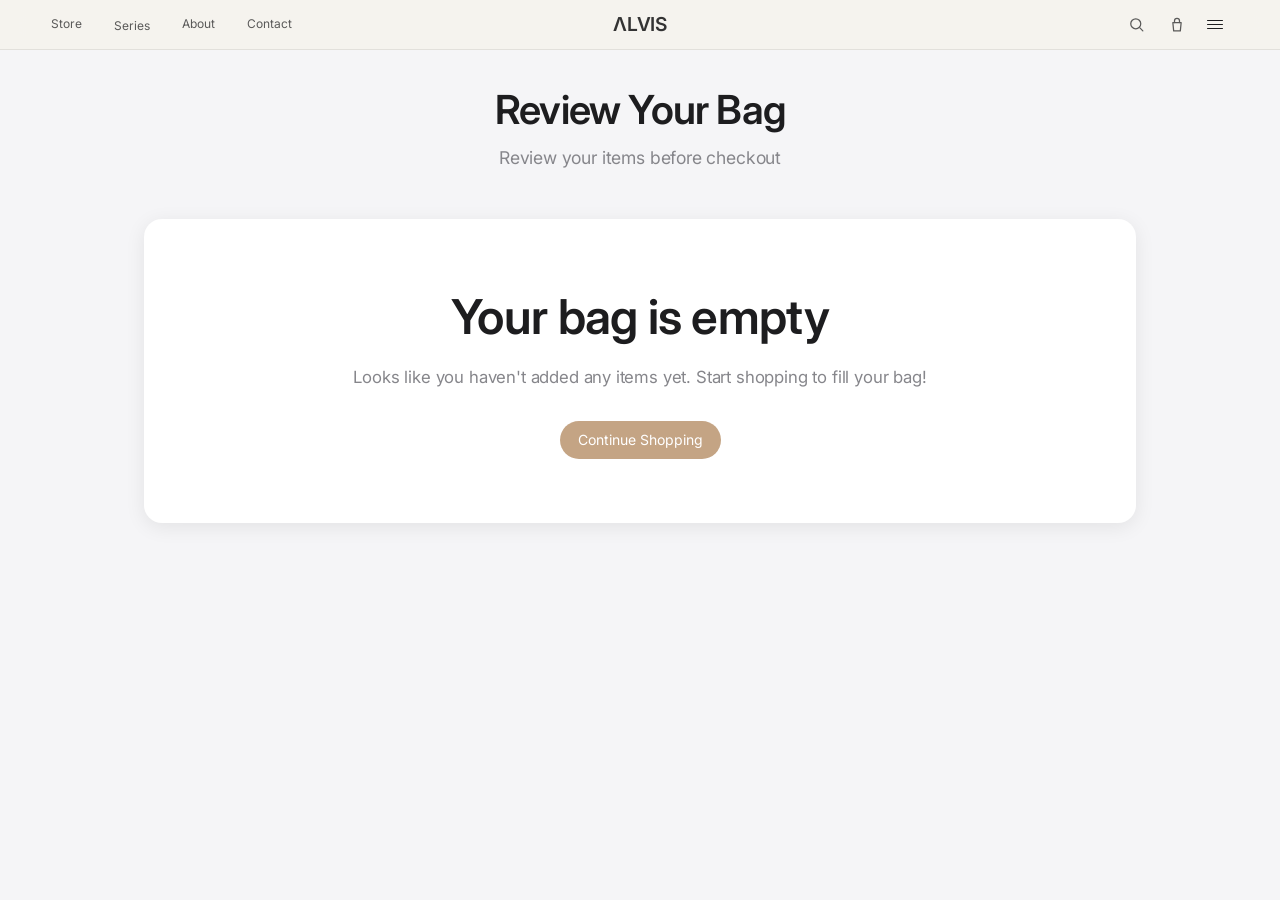
<file: review-bag.html>
﻿<!DOCTYPE html>
<html lang="en">

<head>
    <meta charset="UTF-8">
    <meta name="viewport" content="width=device-width, initial-scale=1.0">
    <title>Review Your Bag | ALVIS ORIGINALS</title>
    <link rel="stylesheet" href="css/main.css">
    <link rel="stylesheet" href="css/components.css">
    <style>
        body {
            padding-top: 50px;
            background-color: #f5f5f7;
        }

        .bag-container {
            max-width: 1024px;
            margin: 0 auto;
            padding: 2rem 1rem;
        }

        .bag-header {
            text-align: center;
            margin-bottom: 3rem;
        }

        .bag-header h1 {
            font-size: 2.5rem;
            font-weight: 600;
            margin-bottom: 0.5rem;
        }

        .bag-header p {
            color: var(--color-muted);
            font-size: 1.1rem;
        }

        .bag-content {
            display: grid;
            grid-template-columns: 1fr 380px;
            gap: 2rem;
            align-items: start;
        }

        .bag-items {
            background: white;
            border-radius: 18px;
            padding: 2rem;
            box-shadow: 0 4px 20px rgba(0, 0, 0, 0.08);
        }

        .bag-item {
            display: grid;
            grid-template-columns: 120px 1fr auto;
            gap: 1.5rem;
            padding: 1.5rem 0;
            border-bottom: 1px solid var(--color-border);
            align-items: center;
        }

        .bag-item:last-child {
            border-bottom: none;
        }

        .bag-item-image {
            width: 120px;
            height: 120px;
            border-radius: 12px;
            object-fit: cover;
            background-color: var(--color-bg-alt);
        }

        .bag-item-details {
            display: flex;
            flex-direction: column;
            gap: 0.5rem;
        }

        .bag-item-name {
            font-size: 1.1rem;
            font-weight: 500;
            color: var(--color-text);
        }

        .bag-item-price {
            font-size: 1rem;
            color: var(--color-muted);
        }

        .bag-item-stock {
            font-size: 0.9rem;
            color: var(--color-accent);
            font-weight: 500;
        }

        .bag-item-actions {
            display: flex;
            flex-direction: column;
            gap: 0.5rem;
            align-items: flex-end;
        }

        .quantity-selector {
            display: flex;
            align-items: center;
            gap: 0.5rem;
            border: 1px solid var(--color-border);
            border-radius: 8px;
            padding: 0.25rem;
        }

        .quantity-btn {
            width: 28px;
            height: 28px;
            border: none;
            background: transparent;
            cursor: pointer;
            border-radius: 6px;
            display: flex;
            align-items: center;
            justify-content: center;
            transition: background-color 0.2s ease;
        }

        .quantity-btn:hover {
            background-color: var(--color-bg-alt);
        }

        .quantity-input {
            width: 40px;
            text-align: center;
            border: none;
            font-size: 0.9rem;
            font-weight: 500;
        }

        .bag-item-buttons {
            display: flex;
            gap: 0.5rem;
        }

        .btn-remove, .btn-save {
            padding: 0.5rem 1rem;
            border: 1px solid var(--color-border);
            background: white;
            border-radius: 8px;
            font-size: 0.85rem;
            cursor: pointer;
            transition: all 0.2s ease;
        }

        .btn-remove:hover {
            background-color: rgba(255, 0, 0, 0.05);
            border-color: rgba(255, 0, 0, 0.2);
        }

        .btn-save:hover {
            background-color: var(--color-bg-alt);
        }

        .bag-summary {
            background: white;
            border-radius: 18px;
            padding: 2rem;
            box-shadow: 0 4px 20px rgba(0, 0, 0, 0.08);
            position: sticky;
            top: 80px;
        }

        .summary-title {
            font-size: 1.3rem;
            font-weight: 600;
            margin-bottom: 1.5rem;
        }

        .summary-row {
            display: flex;
            justify-content: space-between;
            align-items: center;
            padding: 0.75rem 0;
            border-bottom: 1px solid var(--color-border);
        }

        .summary-row:last-child {
            border-bottom: none;
            padding-top: 1rem;
            font-size: 1.2rem;
            font-weight: 600;
        }

        .summary-label {
            color: var(--color-text);
        }

        .summary-value {
            font-weight: 500;
        }

        .checkout-buttons {
            margin-top: 2rem;
            display: flex;
            flex-direction: column;
            gap: 1rem;
        }

        .btn-checkout {
            background: var(--color-brand);
            color: white;
            border: none;
            padding: 1rem;
            border-radius: 12px;
            font-size: 1rem;
            font-weight: 500;
            cursor: pointer;
            transition: all 0.2s ease;
        }

        .btn-checkout:hover {
            background: #333;
            transform: translateY(-1px);
        }

        .btn-checkout-secondary {
            background: transparent;
            color: var(--color-text);
            border: 1px solid var(--color-border);
            padding: 1rem;
            border-radius: 12px;
            font-size: 0.9rem;
            cursor: pointer;
            transition: all 0.2s ease;
        }

        .btn-checkout-secondary:hover {
            background-color: var(--color-bg-alt);
        }

        .apple-card-info {
            margin-top: 1rem;
            padding: 1rem;
            background: var(--color-bg-alt);
            border-radius: 8px;
            font-size: 0.85rem;
            color: var(--color-muted);
        }

        .empty-bag {
            text-align: center;
            padding: 4rem 2rem;
            background: white;
            border-radius: 18px;
            box-shadow: 0 4px 20px rgba(0, 0, 0, 0.08);
        }

        .empty-bag h2 {
            margin-bottom: 1rem;
            color: var(--color-text);
        }

        .empty-bag p {
            color: var(--color-muted);
            margin-bottom: 2rem;
        }

        @media (max-width: 968px) {
            .bag-content {
                grid-template-columns: 1fr;
            }

            .bag-summary {
                position: static;
                order: -1;
            }

            .bag-item {
                grid-template-columns: 80px 1fr;
                gap: 1rem;
            }

            .bag-item-image {
                width: 80px;
                height: 80px;
            }

            .bag-item-actions {
                grid-column: 1 / -1;
                flex-direction: row;
                justify-content: space-between;
                align-items: center;
            }
        }

        @media (max-width: 600px) {
            .bag-container {
                padding: 1rem 0.5rem;
            }

            .bag-items {
                padding: 1rem;
            }

            .bag-summary {
                padding: 1rem;
            }

            .bag-item {
                padding: 1rem 0;
            }

            .bag-header h1 {
                font-size: 2rem;
            }
        }
    </style>
</head>

<body>
    <nav class="navbar">
        <div class="nav-links">
            <a href="shop.html">Store</a>
            <div class="nav-dropdown">
                <a href="#" style="cursor: pointer;">Series</a>
                <div class="dropdown-content">
                    <a href="classics.html">Classics</a>
                    <a href="heritage.html">Heritage</a>
                    <a href="designer.html">Designer</a>
                </div>
            </div>
            <div class="nav-links nav-links-right">
                <a href="about.html">About</a>
                <a href="contact.html">Contact</a>
            </div>
        </div>
        <div class="nav-logo"><a href="index.html">
                <h1>ΛLVIS</h1>
            </a></div>
        <div class="nav-actions">
            <button class="nav-icon-link nav-icon-button" data-panel-toggle="search" aria-label="Search">
                <svg viewBox="0 0 24 24" fill="none" aria-hidden="true" class="nav-icon-svg">
                    <circle cx="10.5" cy="10.5" r="6" stroke="currentColor" stroke-width="1.5" stroke-linecap="round"></circle>
                    <path d="M15.5 15.5L19 19" stroke="currentColor" stroke-width="1.5" stroke-linecap="round"></path>
                </svg>
            </button>
            <button class="nav-icon-link nav-icon-button" data-panel-toggle="bag" aria-label="Bag">
                <svg viewBox="0 0 24 24" fill="none" aria-hidden="true" class="nav-icon-svg">
                    <path d="M7 9h10l-1 10H8L7 9z" stroke="currentColor" stroke-width="1.5" stroke-linecap="round" stroke-linejoin="round"></path>
                    <path d="M9 9V7a3 3 0 0 1 6 0v2" stroke="currentColor" stroke-width="1.5" stroke-linecap="round"></path>
                </svg>
                <span class="nav-icon-badge" data-cart-count>0</span>
            </button>
            <button class="mobile-nav-toggle" aria-label="Toggle Navigation">
                <span></span>
                <span></span>
                <span></span>
            </button>
        </div>
    </nav>

    <div class="mobile-nav-overlay" id="mobile-nav-overlay">
        <a href="shop.html">Store</a>
        <div class="mobile-series-group">
            <span class="mobile-series-label">Series</span>
            <a href="classics.html">Classics</a>
            <a href="heritage.html">Heritage</a>
            <a href="designer.html">Designer</a>
        </div>
        <a href="about.html">About</a>
        <a href="contact.html">Contact</a>
    </div>

    <div class="nav-panel-backdrop" data-panel-backdrop hidden></div>
    <section class="nav-panel search-panel" data-panel="search" aria-label="Search Panel">
        <div class="panel-header">
            <h3>Search alvis.com</h3>
            <button class="panel-close" data-panel-close aria-label="Close Search">?</button>
        </div>
        <input class="search-field" type="text" placeholder="Search products, collections, support">
        <div class="panel-quick-links">
            <a href="shop.html">Find all designs</a>
            <a href="classics.html">Explore Classics</a>
            <a href="heritage.html">Explore Heritage</a>
            <a href="designer.html">Explore Designer</a>
        </div>
    </section>
    <section class="nav-panel bag-panel" data-panel="bag" aria-label="Bag Panel">
        <div class="panel-header">
            <h3>Your Bag</h3>
            <button class="panel-close" data-panel-close aria-label="Close Bag">?</button>
        </div>
        <div class="bag-groups">
            
            <div class="bag-group">
                <h4>Cart</h4>
                <ul class="bag-list" data-cart-list></ul>
            </div>
        </div>
        <p class="bag-empty" data-bag-empty>Your bag is empty.</p>
        <div class="bag-review-section" data-bag-review>
            <a href="review-bag.html" class="bag-review-btn">Review Bag</a>
        </div>
    </section>

    <div class="bag-container">
        <div class="bag-header">
            <h1>Review Your Bag</h1>
            <p>Review your items before checkout</p>
        </div>

        <div id="bag-content">
            <!-- Bag content will be dynamically inserted here -->
        </div>
    </div>

    <script src="js/app.js"></script>
    <script>
        document.addEventListener('DOMContentLoaded', () => {
            const storageKeys = {
                cart: 'alvis-cart'
            };

            const readState = (key) => {
                try {
                    const value = localStorage.getItem(key);
                    return value ? JSON.parse(value) : [];
                } catch (_error) {
                    return [];
                }
            };

            let cart = readState(storageKeys.cart);
            const bagContent = document.getElementById('bag-content');

            const formatPrice = (price) => {
                return price;
            };

            const calculateSubtotal = () => {
                return cart.reduce((total, item) => {
                    const price = parseFloat(item.price.replace(/[^0-9.]/g, ''));
                    return total + (price * (item.quantity || 1));
                }, 0);
            };

            const renderBagItem = (item, index) => `
                <div class="bag-item" data-item-index="${index}">
                    <img src="${item.image}" alt="${item.name}" class="bag-item-image">
                    <div class="bag-item-details">
                        <h3 class="bag-item-name">${item.name}</h3>
                        <p class="bag-item-price">${formatPrice(item.price)}</p>
                        <p class="bag-item-stock">In stock and ready to ship</p>
                    </div>
                    <div class="bag-item-actions">
                        <div class="quantity-selector">
                            <button class="quantity-btn" onclick="updateQuantity(${index}, -1)">-</button>
                            <input type="number" class="quantity-input" value="${item.quantity || 1}" min="1" max="10" readonly>
                            <button class="quantity-btn" onclick="updateQuantity(${index}, 1)">+</button>
                        </div>
                        <div class="bag-item-buttons">
                            <button class="btn-save" onclick="saveForLater(${index})">Save for later</button>
                            <button class="btn-remove" onclick="removeItem(${index})">Remove</button>
                        </div>
                    </div>
                </div>
            `;

            const renderBagSummary = () => {
                const subtotal = calculateSubtotal();
                const shipping = 0;
                const tax = subtotal * 0.08; // 8% tax
                const total = subtotal + shipping + tax;

                return `
                    <div class="bag-summary">
                        <h2 class="summary-title">Order Summary</h2>
                        <div class="summary-row">
                            <span class="summary-label">Subtotal</span>
                            <span class="summary-value">$${subtotal.toFixed(2)}</span>
                        </div>
                        <div class="summary-row">
                            <span class="summary-label">Shipping</span>
                            <span class="summary-value">${shipping === 0 ? 'FREE' : '$' + shipping.toFixed(2)}</span>
                        </div>
                        <div class="summary-row">
                            <span class="summary-label">Total</span>
                            <span class="summary-value">$${total.toFixed(2)}</span>
                        </div>
                        <div class="checkout-buttons">
                            <button class="btn-checkout" onclick="proceedToCheckout()">Check Out</button>
                        </div>
                    </div>
                `;
            };

            const renderEmptyBag = () => `
                <div class="empty-bag">
                    <h2>Your bag is empty</h2>
                    <p>Looks like you haven't added any items yet. Start shopping to fill your bag!</p>
                    <a href="shop.html" class="btn btn-accent">Continue Shopping</a>
                </div>
            `;

            const renderBag = () => {
                if (cart.length === 0) {
                    bagContent.innerHTML = renderEmptyBag();
                    return;
                }

                const itemsHTML = cart.map((item, index) => renderBagItem(item, index)).join('');
                const summaryHTML = renderBagSummary();

                bagContent.innerHTML = `
                    <div class="bag-content">
                        <div class="bag-items">
                            ${itemsHTML}
                        </div>
                        ${summaryHTML}
                    </div>
                `;
            };

            window.updateQuantity = (index, change) => {
                const item = cart[index];
                const newQuantity = (item.quantity || 1) + change;
                if (newQuantity >= 1 && newQuantity <= 10) {
                    item.quantity = newQuantity;
                    localStorage.setItem(storageKeys.cart, JSON.stringify(cart));
                    renderBag();
                }
            };

            window.removeItem = (index) => {
                cart.splice(index, 1);
                localStorage.setItem(storageKeys.cart, JSON.stringify(cart));
                renderBag();
                
                // Update cart badge
                const cartBadge = document.querySelector('[data-cart-count]');
                if (cartBadge) {
                    cartBadge.textContent = String(cart.length);
                    cartBadge.classList.toggle('has-items', cart.length > 0);
                }
            };

            window.saveForLater = (index) => {
                // Move item to favorites
                const item = cart[index];
                const favorites = readState('alvis-favorites');
                favorites.push(item);
                localStorage.setItem('alvis-favorites', JSON.stringify(favorites));
                
                // Remove from cart
                cart.splice(index, 1);
                localStorage.setItem(storageKeys.cart, JSON.stringify(cart));
                renderBag();
                
                // Update cart badge
                const cartBadge = document.querySelector('[data-cart-count]');
                if (cartBadge) {
                    cartBadge.textContent = String(cart.length);
                    cartBadge.classList.toggle('has-items', cart.length > 0);
                }
            };

            window.proceedToCheckout = () => {
                alert('Proceeding to checkout...');
                // Implement checkout logic here
            };

            renderBag();
        });
    </script>
</body>

</html>
</file>
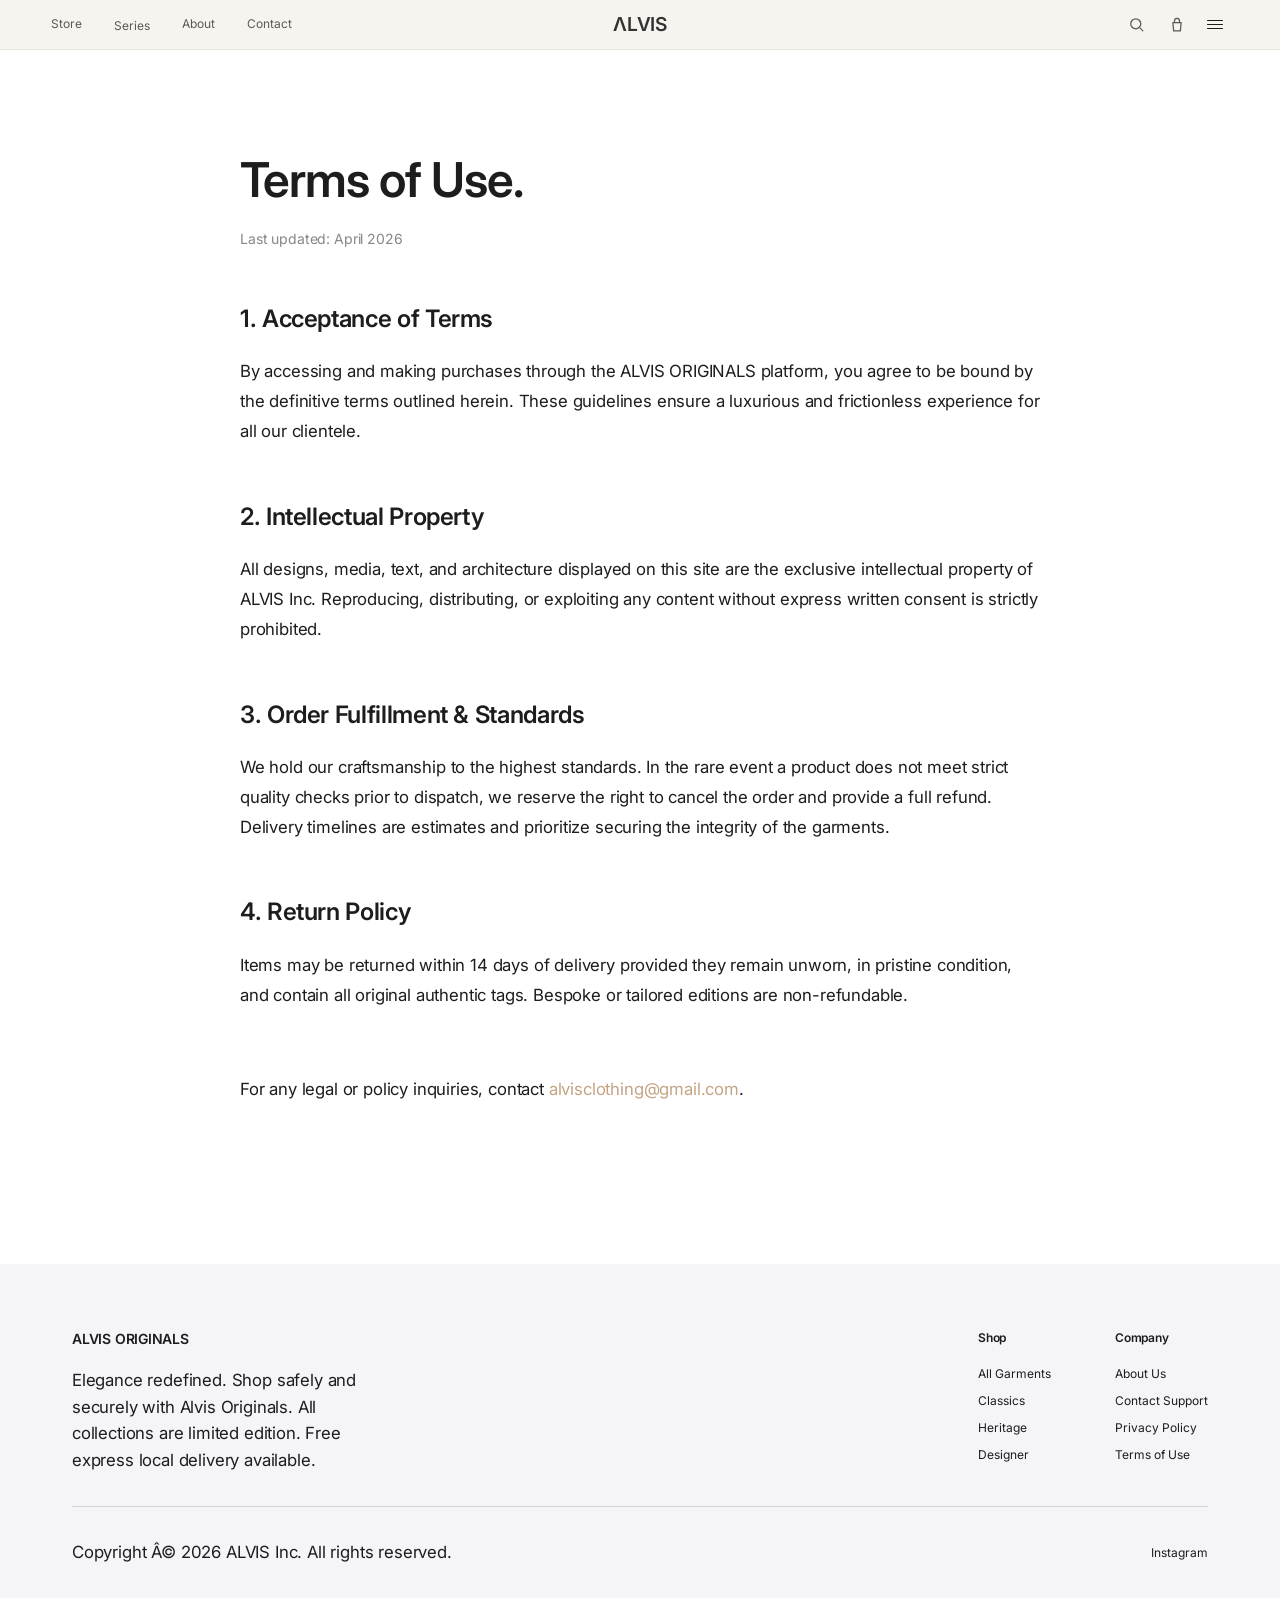
<file: terms.html>
﻿<!DOCTYPE html>
<html lang="en">

<head>
    <meta charset="UTF-8">
    <meta name="viewport" content="width=device-width, initial-scale=1.0">
    <title>Terms of Use | ALVIS ORIGINALS</title>
    <link rel="stylesheet" href="css/main.css">
    <link rel="stylesheet" href="css/components.css">
</head>

<body style="padding-top: 50px;">
    <nav class="navbar">
        <div class="nav-links">
            <a href="shop.html">Store</a>
            <div class="nav-dropdown">
                <a href="#" style="cursor: pointer;">Series</a>
                <div class="dropdown-content">
                    <a href="classics.html">Classics</a>
                    <a href="heritage.html">Heritage</a>
                    <a href="designer.html">Designer</a>
                </div>
            </div>
            <div class="nav-links nav-links-right">
                <a href="about.html">About</a>
                <a href="contact.html">Contact</a>
            </div>
        </div>
        <div class="nav-logo"><a href="index.html">
                <h1>ΛLVIS</h1>
            </a></div>
        <div class="nav-actions">
            <button class="nav-icon-link nav-icon-button" data-panel-toggle="search" aria-label="Search">
                <svg viewBox="0 0 24 24" fill="none" aria-hidden="true" class="nav-icon-svg">
                    <circle cx="10.5" cy="10.5" r="6" stroke="currentColor" stroke-width="1.5" stroke-linecap="round"></circle>
                    <path d="M15.5 15.5L19 19" stroke="currentColor" stroke-width="1.5" stroke-linecap="round"></path>
                </svg>
            </button>
            <button class="nav-icon-link nav-icon-button" data-panel-toggle="bag" aria-label="Bag">
                <svg viewBox="0 0 24 24" fill="none" aria-hidden="true" class="nav-icon-svg">
                    <path d="M7 9h10l-1 10H8L7 9z" stroke="currentColor" stroke-width="1.5" stroke-linecap="round" stroke-linejoin="round"></path>
                    <path d="M9 9V7a3 3 0 0 1 6 0v2" stroke="currentColor" stroke-width="1.5" stroke-linecap="round"></path>
                </svg>
                <span class="nav-icon-badge" data-cart-count>0</span>
            </button>
            <button class="mobile-nav-toggle" aria-label="Toggle Navigation">
                <span></span>
                <span></span>
                <span></span>
            </button>
        </div>
    </nav>
    <div class="mobile-nav-overlay" id="mobile-nav-overlay">
        <a href="shop.html">Store</a>
        <div class="mobile-series-group">
            <span class="mobile-series-label">Series</span>
            <a href="classics.html">Classics</a>
            <a href="heritage.html">Heritage</a>
            <a href="designer.html">Designer</a>
        </div>
        <a href="about.html">About</a>
        <a href="contact.html">Contact</a>
    </div>
    <div class="nav-panel-backdrop" data-panel-backdrop hidden></div>
    <section class="nav-panel search-panel" data-panel="search" aria-label="Search Panel">
        <div class="panel-header">
            <h3>Search alvis.com</h3>
            <button class="panel-close" data-panel-close aria-label="Close Search">×</button>
        </div>
        <input class="search-field" type="text" placeholder="Search products, collections, support">
        <div class="panel-quick-links">
            <a href="shop.html">Find all designs</a>
            <a href="classics.html">Explore Classics</a>
            <a href="heritage.html">Explore Heritage</a>
            <a href="designer.html">Explore Designer</a>
        </div>
    </section>
    <section class="nav-panel bag-panel" data-panel="bag" aria-label="Bag Panel">
        <div class="panel-header">
            <h3>Your Bag</h3>
            <button class="panel-close" data-panel-close aria-label="Close Bag">×</button>
        </div>
        <div class="bag-groups">
            
            <div class="bag-group">
                <h4>Cart</h4>
                <ul class="bag-list" data-cart-list></ul>
            </div>
        </div>
        <p class="bag-empty" data-bag-empty>Your bag is empty.</p>
        <div class="bag-review-section" data-bag-review>
            <a href="review-bag.html" class="bag-review-btn">Review Bag</a>
        </div>
    </section>
    <section class="container fade-trigger" style="padding: 6rem 0; max-width: 800px; margin: 0 auto;">
        <h1 style="font-size: 3rem; margin-bottom: 1rem;">Terms of Use.</h1>
        <p style="margin-bottom: 2rem; color: var(--color-muted); font-size: 14px;">Last updated: April 2026</p>

        <div style="font-size: 16px; line-height: 1.8; color: var(--color-text);">
            <h3 style="margin-bottom: 1rem; margin-top: 3rem;">1. Acceptance of Terms</h3>
            <p style="margin-bottom: 1.5rem;">By accessing and making purchases through the ALVIS ORIGINALS platform,
                you agree to be bound by the definitive terms outlined herein. These guidelines ensure a luxurious and
                frictionless experience for all our clientele.</p>

            <h3 style="margin-bottom: 1rem; margin-top: 3rem;">2. Intellectual Property</h3>
            <p style="margin-bottom: 1.5rem;">All designs, media, text, and architecture displayed on this site are the
                exclusive intellectual property of ALVIS Inc. Reproducing, distributing, or exploiting any content
                without express written consent is strictly prohibited.</p>

            <h3 style="margin-bottom: 1rem; margin-top: 3rem;">3. Order Fulfillment & Standards</h3>
            <p style="margin-bottom: 1.5rem;">We hold our craftsmanship to the highest standards. In the rare event a
                product does not meet strict quality checks prior to dispatch, we reserve the right to cancel the order
                and provide a full refund. Delivery timelines are estimates and prioritize securing the integrity of the
                garments.</p>

            <h3 style="margin-bottom: 1rem; margin-top: 3rem;">4. Return Policy</h3>
            <p style="margin-bottom: 1.5rem;">Items may be returned within 14 days of delivery provided they remain
                unworn, in pristine condition, and contain all original authentic tags. Bespoke or tailored editions are
                non-refundable.</p>

            <p style="margin-top: 4rem;">For any legal or policy inquiries, contact <a
                    href="mailto:alvisclothing@gmail.com" class="link-accent">alvisclothing@gmail.com</a>.</p>
        </div>
    </section>

    <!-- Universal Fat Footer -->
    <footer
        style="background: #f5f5f7; padding: 4rem 0 2rem; margin-top: 4rem; font-size: 12px; color: #86868b; line-height: 1.6;">
        <div class="container">
            <div
                style="border-bottom: 1px solid #d2d2d7; padding-bottom: 2rem; margin-bottom: 2rem; display: flex; flex-wrap: wrap; gap: 2rem; justify-content: space-between;">
                <div style="max-width: 300px;">
                    <h3 style="font-size: 14px; color: var(--color-text); margin-bottom: 1rem;">ALVIS ORIGINALS</h3>
                    <p>Elegance redefined. Shop safely and securely with Alvis Originals. All collections are limited
                        edition. Free express local delivery available.</p>
                </div>
                <div style="display: flex; gap: 4rem;">
                    <div>
                        <h4 style="font-size: 12px; color: var(--color-text); margin-bottom: 1rem;">Shop</h4>
                        <div style="display: flex; flex-direction: column; gap: 0.5rem;">
                            <a href="shop.html">All Garments</a>
                            <a href="classics.html">Classics</a>
                            <a href="heritage.html">Heritage</a>
                            <a href="designer.html">Designer</a>
                        </div>
                    </div>
                    <div>
                        <h4 style="font-size: 12px; color: var(--color-text); margin-bottom: 1rem;">Company</h4>
                        <div style="display: flex; flex-direction: column; gap: 0.5rem;">
                            <a href="about.html">About Us</a>
                            <a href="contact.html">Contact Support</a>
                            <a href="privacy.html">Privacy Policy</a>
                            <a href="terms.html">Terms of Use</a>
                        </div>
                    </div>
                </div>
            </div>
            <div
                style="display: flex; justify-content: space-between; align-items: center; flex-wrap: wrap; gap: 1rem;">
                <p>Copyright Â© 2026 ALVIS Inc. All rights reserved.</p>
                <div style="display: flex; gap: 1.5rem;">
                    <a href="https://instagram.com/alvisoriginals">Instagram</a>
                </div>
            </div>
        </div>
    </footer>
    <script src="js/app.js"></script>
</body>

</html>
</file>
<file: css/main.css>
@import url('https://fonts.googleapis.com/css2?family=Inter:wght@300;400;500;600;700&display=swap');

:root {
  --color-bg: #FFFFFF;
  --color-bg-alt: #F5F5F7;
  --color-text: #1D1D1F;
  --color-muted: #86868B;
  --color-border: #D2D2D7;
  --color-brand: #000000;
  --color-accent: #C4A484;

  --font-main: 'Inter', -apple-system, BlinkMacSystemFont, sans-serif;
}

* {
  margin: 0;
  padding: 0;
  box-sizing: border-box;
}

body {
  font-family: var(--font-main);
  background-color: var(--color-bg);
  color: var(--color-text);
  line-height: 1.4;
  font-weight: 400;
  -webkit-font-smoothing: antialiased;
}

h1,
h2,
h3,
h4,
h5,
h6 {
  font-weight: 600;
  color: var(--color-text);
  letter-spacing: -0.015em;
}

h1 {
  font-size: clamp(2.5rem, 5vw, 4.5rem);
  letter-spacing: -0.02em;
}

h2 {
  font-size: clamp(2rem, 4vw, 3rem);
  letter-spacing: -0.015em;
}

h3 {
  font-size: 1.5rem;
}

p {
  font-size: 1.05rem;
  letter-spacing: -0.01em;
  color: var(--color-text);
}

a {
  color: var(--color-text);
  text-decoration: none;
  transition: opacity 0.3s ease;
}

a:hover {
  opacity: 0.7;
}

a.link-accent {
  color: var(--color-accent);
}

a.link-accent:hover {
  text-decoration: underline;
  opacity: 1;
}

img,
video {
  max-width: 100%;
  display: block;
  object-fit: cover;
}

.container {
  max-width: 1200px;
  margin: 0 auto;
  padding: 0 2rem;
}
</file>
<file: css/components.css>
/* Apple Style Glass Navbar */
.navbar {
    display: flex;
    justify-content: space-between;
    align-items: center;
    padding: 0 4vw;
    height: 50px;
    background-color: rgba(245, 242, 237, 0.85);
    backdrop-filter: blur(12px) saturate(180%);
    -webkit-backdrop-filter: blur(12px) saturate(180%);
    position: fixed;
    top: 0;
    left: 0;
    right: 0;
    z-index: 1000;
    border-bottom: 1px solid rgba(0, 0, 0, 0.08);
}

/* Mobile Nav Toggle (Hamburger) */
.mobile-nav-toggle {
    display: flex;
    flex-direction: column;
    justify-content: center;
    align-items: center;
    gap: 3px;
    width: 28px;
    height: 28px;
    background: none;
    border: none;
    cursor: pointer;
    padding: 4px;
    z-index: 1002;
    border-radius: 999px;
    transition: all 0.2s cubic-bezier(0.25, 0.46, 0.45, 0.94);
    order: 4;
}

.mobile-nav-toggle:hover {
    background-color: rgba(0, 0, 0, 0.08);
    transform: scale(1.05);
}

.mobile-nav-toggle span {
    display: block;
    width: 16px;
    height: 1.2px;
    background-color: var(--color-text);
    border-radius: 2px;
    transition: all 0.3s cubic-bezier(0.25, 0.46, 0.45, 0.94);
}

.mobile-nav-toggle.active span:nth-child(1) {
    transform: translateY(4.8px) rotate(45deg);
}

.mobile-nav-toggle.active span:nth-child(2) {
    opacity: 0;
}

.mobile-nav-toggle.active span:nth-child(3) {
    transform: translateY(-4.8px) rotate(-45deg);
}

/* Mobile Nav Overlay */
.mobile-nav-overlay {
    display: none;
    position: fixed;
    top: 50px;
    left: 0;
    right: 0;
    bottom: 0;
    background-color: rgba(255, 255, 255, 0.97);
    backdrop-filter: blur(20px);
    -webkit-backdrop-filter: blur(20px);
    z-index: 999;
    flex-direction: column;
    align-items: flex-start;
    justify-content: flex-start;
    gap: 1.25rem;
    padding: 1.5rem 1.5rem 2rem;
    overflow-y: auto;
}

.mobile-nav-overlay.open {
    display: flex;
}

.mobile-nav-overlay a {
    font-size: 2rem;
    font-weight: 500;
    color: var(--color-text);
    text-decoration: none;
    opacity: 0.85;
    transition: opacity 0.2s;
}

.mobile-nav-overlay a:hover {
    opacity: 1;
}

.mobile-nav-overlay .mobile-series-group {
    display: flex;
    flex-direction: column;
    align-items: flex-start;
    gap: 0.65rem;
    margin: 0.4rem 0 0.8rem;
}

.mobile-nav-overlay .mobile-series-label {
    font-size: 0.75rem;
    font-weight: 600;
    letter-spacing: 0.1em;
    text-transform: uppercase;
    color: var(--color-muted);
    margin-bottom: 0.25rem;
}

.navbar.dark {
    background-color: rgba(0, 0, 0, 0.8);
    border-bottom: 1px solid rgba(255, 255, 255, 0.1);
}

.navbar.dark a {
    color: #f5f5f7;
}

.nav-logo h1 {
    font-size: 1.2rem;
    font-weight: 600;
    letter-spacing: -0.02em;
    color: #333;
}

.nav-logo {
    position: absolute;
    left: 50%;
    transform: translateX(-50%);
    display: flex;
    align-items: center;
    justify-content: center;
    pointer-events: auto;
    order: 2;
}

.nav-links {
    display: flex;
    gap: 2rem;
    align-items: center;
    order: 1;
}

.nav-links.nav-links-right {
    order: 3;
}

.nav-actions {
    display: flex;
    align-items: center;
    gap: 0.5rem;
    order: 3;
}

.nav-icon-link {
    width: 32px;
    height: 32px;
    display: inline-flex;
    align-items: center;
    justify-content: center;
    color: #333;
    opacity: 0.8;
    border-radius: 999px;
    transition: all 0.2s cubic-bezier(0.25, 0.46, 0.45, 0.94);
    position: relative;
}

.nav-icon-svg {
    width: 20px;
    height: 20px;
    transition: transform 0.2s ease;
}

.nav-icon-link:hover {
    background-color: rgba(0, 0, 0, 0.08);
    opacity: 1;
    transform: scale(1.05);
}

.nav-icon-link:hover .nav-icon-svg {
    transform: scale(1.1);
}

.nav-icon-badge {
    position: absolute;
    top: -2px;
    right: -3px;
    min-width: 16px;
    height: 16px;
    border-radius: 50%;
    background: var(--color-accent);
    color: #fff;
    font-size: 10px;
    display: grid;
    place-items: center;
    opacity: 0;
    transform: scale(0.8);
    transition: opacity 0.2s ease, transform 0.2s ease;
}

.nav-icon-button {
    border: none;
    background: transparent;
    cursor: pointer;
    padding: 0;
    position: relative;
}

.nav-icon-button.cart-bump {
    animation: cartBump 0.45s cubic-bezier(0.2, 0.8, 0.2, 1);
}

.nav-icon-badge {
    position: absolute;
    top: -2px;
    right: -3px;
    min-width: 16px;
    height: 16px;
    border-radius: 50%;
    background: var(--color-accent);
    color: #fff;
    font-size: 10px;
    display: grid;
    place-items: center;
    opacity: 0;
    transform: scale(0.8);
    transition: opacity 0.2s ease, transform 0.2s ease;
}

.nav-icon-badge.has-items {
    opacity: 1;
    transform: scale(1);
}

.nav-panel-backdrop {
    position: fixed;
    inset: 50px 0 0;
    background: rgba(0, 0, 0, 0.2);
    backdrop-filter: blur(2px);
    z-index: 997;
    opacity: 0;
    pointer-events: none;
    transition: opacity 0.25s ease;
}

.nav-panel-backdrop.open {
    opacity: 1;
    pointer-events: auto;
}

.nav-panel {
    position: fixed;
    top: 50px;
    right: 2rem;
    width: min(420px, calc(100vw - 2rem));
    background: rgba(255, 255, 255, 0.96);
    border: 1px solid rgba(0, 0, 0, 0.06);
    border-radius: 18px;
    box-shadow: 0 22px 50px rgba(0, 0, 0, 0.16);
    backdrop-filter: blur(22px);
    transform: translateY(-12px);
    opacity: 0;
    pointer-events: none;
    transition: opacity 0.24s ease, transform 0.24s ease;
    z-index: 998;
    padding: 1rem;
}

.nav-panel.open {
    opacity: 1;
    transform: translateY(0);
    pointer-events: auto;
}

.panel-header {
    display: flex;
    align-items: center;
    justify-content: space-between;
    gap: 1rem;
}

.panel-header h3 {
    margin: 0;
    font-size: 1.1rem;
    font-weight: 600;
}

.panel-close {
    width: 30px;
    height: 30px;
    border-radius: 999px;
    border: none;
    background: rgba(0, 0, 0, 0.06);
    cursor: pointer;
    color: #111;
    font-size: 15px;
    font-weight: 600;
    line-height: 1;
    display: inline-flex;
    align-items: center;
    justify-content: center;
    transition: background-color 0.2s ease, color 0.2s ease;
}

.panel-close:hover {
    background: rgba(0, 0, 0, 0.11);
}

.search-field {
    width: 100%;
    margin: 0.9rem 0 1rem;
    border-radius: 12px;
    border: 1px solid var(--color-border);
    background: #fff;
    font-size: 1rem;
    padding: 0.8rem 0.9rem;
}

.panel-quick-links {
    display: flex;
    flex-direction: column;
    gap: 0.6rem;
}

.panel-quick-links a {
    color: var(--color-text);
    opacity: 0.8;
    font-size: 0.95rem;
}

.bag-groups {
    display: grid;
    gap: 1rem;
    margin-top: 0.9rem;
}

.bag-group h4 {
    margin: 0 0 0.55rem;
    font-size: 0.9rem;
}

.bag-list {
    list-style: none;
    margin: 0;
    padding: 0;
    display: grid;
    gap: 0.5rem;
    max-height: 180px;
    overflow: auto;
}

.bag-item {
    display: flex;
    align-items: center;
    gap: 0.7rem;
    background: rgba(0, 0, 0, 0.03);
    border-radius: 10px;
    padding: 0.45rem;
}

.bag-item img {
    width: 48px;
    height: 48px;
    object-fit: cover;
    border-radius: 8px;
}

.bag-item-meta p {
    margin: 0;
    font-size: 0.84rem;
}

.bag-item-meta span {
    font-size: 0.8rem;
    color: var(--color-muted);
}

.bag-placeholder {
    font-size: 0.85rem;
    color: var(--color-muted);
    padding: 0.3rem 0;
}

.bag-empty {
    margin-top: 0.75rem;
    font-size: 0.85rem;
    color: var(--color-muted);
}

.bag-review-section {
    margin-top: 1rem;
    padding-top: 1rem;
    border-top: 1px solid var(--color-border);
    display: none;
}

.bag-review-section.has-items {
    display: block;
}

.bag-review-btn {
    width: 100%;
    padding: 0.8rem;
    background: var(--color-brand);
    color: white;
    border: none;
    border-radius: 12px;
    font-size: 0.95rem;
    font-weight: 500;
    cursor: pointer;
    transition: all 0.2s ease;
    text-decoration: none;
    display: inline-block;
    text-align: center;
}

.bag-review-btn:hover {
    background: #333;
    transform: translateY(-1px);
    box-shadow: 0 4px 12px rgba(0, 0, 0, 0.15);
}

.prod-card .heart {
    width: 28px;
    height: 28px;
    padding: 0;
    border: none;
    background: transparent;
    color: #111;
    display: inline-flex;
    align-items: center;
    justify-content: center;
}

.prod-card .heart.active {
    color: #d93030;
}

.prod-card .heart svg path {
    fill: transparent;
    transition: fill 0.22s ease, stroke 0.22s ease;
}

.prod-card .heart.active svg path {
    fill: currentColor;
    stroke: currentColor;
}

.cart-fly-image {
    position: fixed;
    pointer-events: none;
    z-index: 1200;
    border-radius: 12px;
    object-fit: cover;
    box-shadow: 0 16px 28px rgba(0, 0, 0, 0.18);
    transition: transform 0.72s cubic-bezier(0.2, 0.8, 0.2, 1), opacity 0.72s ease;
    will-change: transform, opacity;
}

@keyframes cartBump {
    0% { transform: scale(1); }
    30% { transform: scale(1.12); }
    100% { transform: scale(1); }
}

.nav-links a {
    font-size: 12px;
    font-weight: 400;
    letter-spacing: 0;
    opacity: 0.8;
    transition: opacity 0.3s ease;
    color: #333;
}

.nav-links a:hover {
    opacity: 1;
}

/* Dropdown */
.nav-dropdown {
    position: relative;
    display: inline-block;
    padding: 15px 0;
}

.dropdown-content {
    display: none;
    position: absolute;
    top: 100%;
    left: 50%;
    transform: translateX(-50%);
    background-color: rgba(255, 255, 255, 0.96);
    backdrop-filter: blur(20px);
    min-width: 150px;
    box-shadow: 0 4px 24px rgba(0, 0, 0, 0.08);
    border-radius: 12px;
    padding: 1rem 0;
    z-index: 1001;
    text-align: center;
}

.nav-dropdown:hover .dropdown-content {
    display: flex;
    flex-direction: column;
    gap: 0.8rem;
}

.dropdown-content a {
    font-size: 12px;
    color: var(--color-text);
    padding: 0.5rem 1rem;
    width: 100%;
    display: block;
}

.dropdown-content a:hover {
    background-color: var(--color-bg-alt);
    opacity: 1;
    text-decoration: none;
}

/* Buttons */
.btn {
    display: inline-block;
    padding: 9px 18px;
    background-color: var(--color-brand);
    color: #fff;
    font-size: 14px;
    font-weight: 400;
    border-radius: 980px;
    border: none;
    cursor: pointer;
    transition: all 0.3s ease;
    text-align: center;
}

.btn:hover {
    opacity: 0.9;
    color: #fff;
}

.btn-accent {
    background-color: var(--color-accent);
}

.btn-accent:hover {
    background-color: #B08D6A;
}

.btn-outline {
    background-color: transparent;
    color: var(--color-accent);
    border: 1px solid var(--color-accent);
}

.btn-outline:hover {
    background-color: var(--color-accent);
    color: #fff;
}

/* Apple Sections */
.apple-section {
    position: relative;
    text-align: center;
    padding: 6rem 0 0;
    background-color: var(--color-bg);
    overflow: hidden;
}

.apple-section.dark {
    background-color: #000;
    color: #f5f5f7;
}

.apple-section.dark h2,
.apple-section.dark h1 {
    color: #f5f5f7;
}

.apple-section.dark p {
    color: #a1a1a6;
}

.section-text {
    position: relative;
    z-index: 2;
    margin-bottom: 3rem;
}

.section-text h2 {
    margin-bottom: 0.5rem;
    font-size: 3rem;
    letter-spacing: -0.01em;
}

.section-text p {
    font-size: 1.3rem;
    color: var(--color-muted);
}

/* Grids / Split Apple Style */
.grid-2 {
    display: grid;
    grid-template-columns: 1fr 1fr;
    gap: 1rem;
    padding: 1rem;
}

@media (max-width: 800px) {
    .grid-2 {
        grid-template-columns: 1fr;
    }
}

/* ── Responsive Navbar ── */
@media (max-width: 768px) {
    .nav-links {
        display: none;
    }

    .nav-dropdown {
        display: none;
    }

    .mobile-nav-toggle {
        display: flex;
        order: 4;
    }

    .nav-logo {
        position: static;
        transform: none;
        order: 1;
        flex: 1;
        justify-content: flex-start;
    }

    .navbar {
        position: fixed;
        justify-content: space-between;
        padding: 0 1rem;
    }

    .nav-actions {
        order: 2;
        gap: 0.35rem;
        margin-left: 0;
    }

    .nav-icon-link {
        width: 30px;
        height: 30px;
    }

    .mobile-nav-toggle {
        width: 30px;
        height: 30px;
        gap: 3px;
        padding: 5px;
    }

    .nav-icon-link {
        opacity: 0.85;
    }

    .nav-icon-svg {
        width: 16px;
        height: 16px;
    }

    
    .mobile-nav-toggle span {
        width: 18px;
        height: 1.2px;
    }

    .mobile-nav-toggle.active span:nth-child(1) {
        transform: translateY(4.8px) rotate(45deg);
    }

    .mobile-nav-toggle.active span:nth-child(2) {
        opacity: 0;
    }

    .mobile-nav-toggle.active span:nth-child(3) {
        transform: translateY(-4.8px) rotate(-45deg);
    }

    .nav-panel {
        top: 50px;
        right: 0.75rem;
        width: calc(100vw - 1.5rem);
        max-height: calc(100vh - 70px);
        overflow: auto;
    }

    .nav-panel-backdrop {
        inset: 50px 0 0;
    }

    .section-text h2 {
        font-size: 2.2rem;
    }

    .section-text p {
        font-size: 1.1rem;
    }

    .apple-section {
        padding-top: 4.5rem;
    }

    .video-control-btn {
        top: calc(50px + 1rem);
        right: 1rem;
        opacity: 1;
    }

    section.container[style*="display: flex; gap: 4rem"] {
        padding: 2rem 1rem !important;
        gap: 2rem !important;
    }

    section.container[style*="display: flex; gap: 4rem"]>div {
        min-width: 0 !important;
    }

    section.container[style*="display: flex; gap: 4rem"] .product-img-box {
        padding: 1.5rem !important;
    }
}

/* Homepage-specific footer responsive fix */
@media (max-width: 600px) {
    .promo-card {
        height: auto;
        min-height: 400px;
    }

    .promo-image {
        height: 250px;
    }
}

.promo-card {
    background-color: var(--color-bg-alt);
    position: relative;
    text-align: center;
    padding: 3rem 1rem 0;
    overflow: hidden;
    height: 580px;
    display: flex;
    flex-direction: column;
}

.promo-card.dark {
    background-color: #000;
    color: #fff;
}

.promo-card.dark h3 {
    color: #fff;
}

.promo-text {
    z-index: 2;
    margin-bottom: 2rem;
}

.promo-text h3 {
    font-size: 2rem;
    margin-bottom: 0.5rem;
}

.promo-text p {
    font-size: 1.1rem;
    color: var(--color-muted);
    margin-bottom: 1rem;
}

.promo-image {
    flex-grow: 1;
    position: relative;
    display: flex;
    justify-content: center;
    align-items: flex-end;
}

.promo-image img {
    width: 90%;
    height: 100%;
    object-fit: contain;
}

/* Product Cards for Store */
.shop-grid {
    display: grid;
    grid-template-columns: repeat(auto-fill, minmax(280px, 1fr));
    gap: 2rem;
    padding: 2rem 0;
}

.product-item {
    text-align: center;
}

.product-img-box {
    background: var(--color-bg-alt);
    padding: 2rem;
    border-radius: 18px;
    margin-bottom: 1rem;
    transition: transform 0.3s;
}

.product-img-box:hover {
    transform: scale(1.02);
}

.product-img-box img {
    width: 100%;
    aspect-ratio: 1/1;
    object-fit: cover;
    border-radius: 8px;
}

/* Animations */
.reveal {
    opacity: 0;
    transform: translateY(30px);
    transition: all 1s cubic-bezier(0.16, 1, 0.3, 1);
}

.reveal.active {
    opacity: 1;
    transform: translateY(0);
}

/* Video Control Button */
.video-control-btn {
    position: absolute;
    top: calc(50px + 2rem);
    right: 2rem;
    width: 40px;
    height: 40px;
    border-radius: 50%;
    background: rgba(0, 0, 0, 0.2);
    backdrop-filter: blur(8px);
    -webkit-backdrop-filter: blur(8px);
    border: 1px solid rgba(255, 255, 255, 0.3);
    display: flex;
    align-items: center;
    justify-content: center;
    cursor: pointer;
    z-index: 20;
    opacity: 0;
    transition: opacity 0.4s ease, background 0.3s ease;
}

.apple-section:hover .video-control-btn {
    opacity: 1;
}

.video-control-btn:hover {
    background: rgba(0, 0, 0, 0.5);
}
</file>
